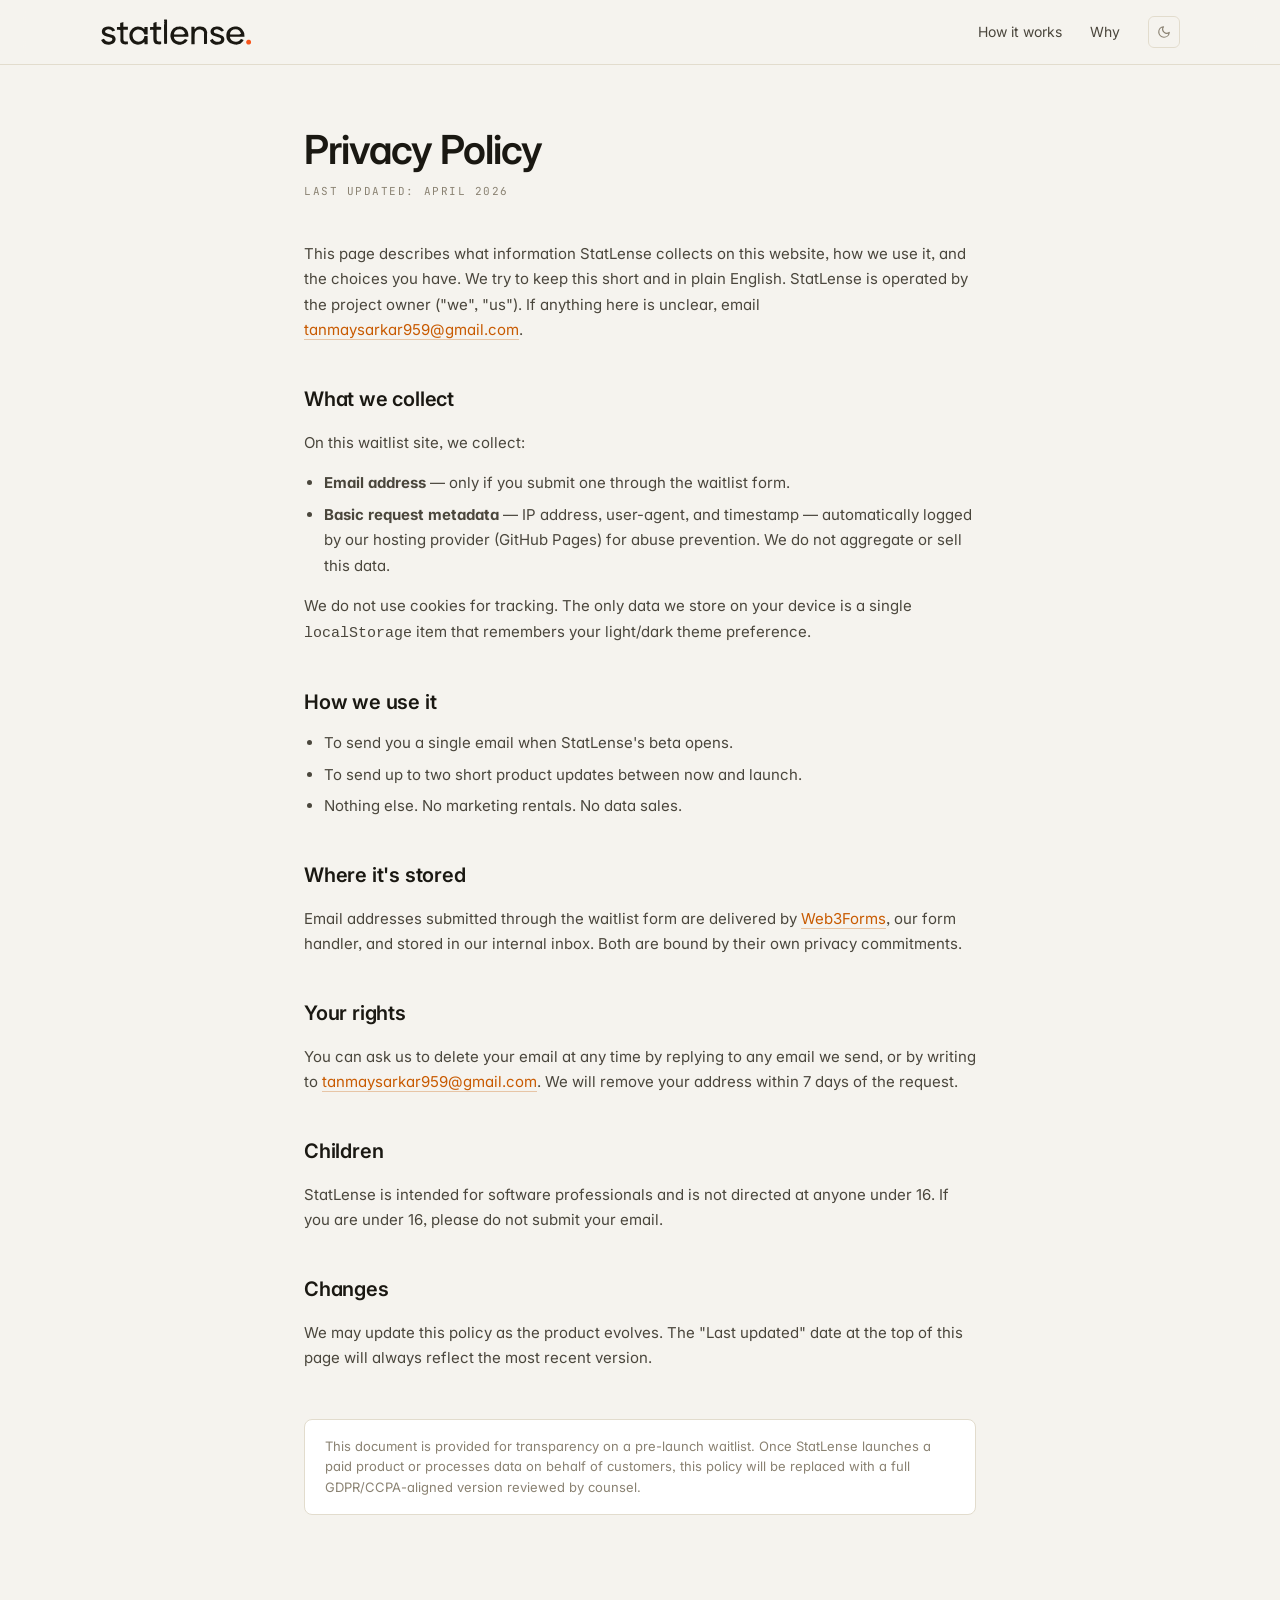
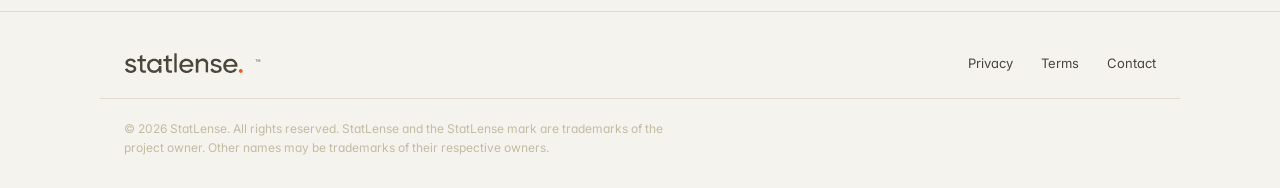
<file: privacy.html>
<!doctype html>
<html lang="en">
<head>
  <meta charset="utf-8" />
  <meta name="viewport" content="width=device-width, initial-scale=1" />
  <title>Privacy — StatLense</title>
  <meta name="description" content="StatLense privacy policy: what we collect on the waitlist, how it's used, your rights." />
  <meta name="theme-color" content="#f5f3ee" />
  <link rel="icon" type="image/svg+xml" href="data:image/svg+xml,%3Csvg xmlns='http://www.w3.org/2000/svg' viewBox='0 0 32 32'%3E%3Crect x='10' y='10' width='12' height='12' rx='3' fill='%23f5a524'/%3E%3C/svg%3E" />
  <link rel="preconnect" href="https://fonts.googleapis.com" />
  <link rel="preconnect" href="https://fonts.gstatic.com" crossorigin />
  <link href="https://fonts.googleapis.com/css2?family=Inter:wght@400;500;600;700&family=JetBrains+Mono:wght@400;500&display=swap" rel="stylesheet" />
  <link rel="stylesheet" href="./styles.css" />
</head>
<body>
  <header class="site-header">
    <div class="container nav">
      <a href="./index.html" class="brand" aria-label="StatLense">
        <svg class="brand-logo" viewBox="113 438 826 152" role="img" aria-label="StatLense"><path fill="currentColor" d="M371.180481,535.203247 C371.735138,549.809204 371.846680,564.437317 371.729736,579.719849 C370.666687,580.552124 369.832123,580.730164 368.997559,580.908203 C366.620087,580.816040 364.242584,580.723877 361.021484,580.629517 C358.453705,580.612732 356.729523,580.598145 355.005371,580.583618 C354.935852,580.385742 354.814331,580.227905 354.526062,579.588196 C354.411316,575.060425 354.411316,571.054626 354.411316,567.899963 C347.671021,572.246155 341.035767,576.524658 334.400482,580.803162 C332.085449,581.227905 329.770416,581.652649 327.119995,582.195923 C298.341675,585.497253 277.635986,566.970276 273.486603,543.590698 C270.144867,524.762024 274.580536,507.936829 289.449432,495.278381 C303.172302,483.595551 319.300629,480.695526 336.171936,487.154541 C342.716858,489.660187 348.278870,494.733215 354.168030,498.558380 C354.168030,495.355591 354.168030,491.137970 354.168030,486.539612 C360.154236,486.539612 365.708405,486.539612 371.618408,486.539612 C371.618408,499.987518 371.618408,513.520752 371.618408,527.310486 C365.890778,527.310486 360.266998,527.310486 354.242279,527.310486 C351.166016,516.940979 346.253174,507.559937 335.396545,502.797821 C327.913605,499.515564 320.231750,499.171967 312.473206,501.451691 C297.369965,505.889557 287.966248,521.523987 290.433563,537.856995 C293.029968,555.044373 305.340820,566.269531 321.720093,566.384338 C339.477264,566.508789 351.146729,555.661987 354.557617,535.225464 C359.850647,535.225464 365.294037,535.225464 371.180481,535.203247 z"/>
    <path fill="currentColor" d="M161.809723,540.992310 C153.614655,538.608826 145.652298,536.742676 138.072708,533.867554 C129.397308,530.576843 123.707520,524.278687 123.062431,514.530823 C122.351250,503.784515 126.295670,494.963440 135.837387,489.837646 C151.484314,481.432129 167.453918,481.655792 182.942535,490.520844 C188.668900,493.798401 192.937241,498.681610 195.165222,505.450073 C190.235168,507.640900 185.443939,509.770020 180.536270,511.950897 C173.851608,500.617523 163.841904,497.649414 151.766022,500.044037 C149.700317,500.453705 147.615051,501.366058 145.834625,502.507568 C138.683655,507.092224 138.729019,516.199036 146.403610,519.696594 C152.682281,522.557922 159.681519,523.813049 166.311096,525.936951 C172.466599,527.908936 178.874054,529.448120 184.611847,532.301453 C199.409470,539.660278 202.388336,559.675903 190.888153,571.650024 C182.779999,580.092285 172.313736,582.477112 161.271957,582.552063 C144.796127,582.663818 130.245773,578.364014 121.580551,562.655640 C120.800896,561.242310 120.246925,559.704590 119.372284,557.739685 C124.648689,555.374512 129.561020,553.172546 134.438263,550.986328 C143.141754,565.105042 154.260162,569.933716 169.005356,565.903076 C171.650208,565.180054 174.362152,563.842651 176.442123,562.079834 C181.921066,557.436340 181.141510,549.235962 174.750229,545.775208 C170.860718,543.669128 166.410110,542.599243 161.809723,540.992310 z"/>
    <path fill="currentColor" d="M437.002563,581.185303 C430.273895,580.487793 423.526398,579.927246 416.828400,579.006653 C414.897949,578.741394 413.109985,577.439453 411.037201,576.000305 C409.924438,574.572754 409.031158,573.757690 408.137878,572.942688 C404.181671,566.925354 402.787445,560.239197 402.790649,553.131531 C402.797668,537.549011 402.666962,521.966309 402.724640,506.384186 C402.734985,503.596985 402.315491,501.775482 398.503693,502.406586 C393.720703,502.500610 389.427673,502.500610 384.854126,502.500610 C384.854126,496.897491 384.854126,491.845490 384.854126,486.320496 C390.669342,486.320496 396.411041,486.320496 402.788483,486.320496 C402.788483,479.955597 402.955139,474.040131 402.716797,468.141052 C402.601074,465.277008 403.535950,463.979279 406.299957,463.349335 C410.781433,462.327972 415.186615,460.972168 420.164307,459.609680 C420.164307,468.619263 420.164307,477.165283 420.164307,486.170197 C427.233856,486.170197 433.858093,486.109711 440.479675,486.216217 C441.982483,486.240387 443.476013,486.843750 445.100189,487.588776 C445.157806,491.712677 445.255310,495.443512 444.918884,499.134735 C444.817993,500.241333 443.506409,501.237579 441.905945,502.288452 C434.255280,502.292572 427.448181,502.292572 420.429749,502.292572 C420.429749,513.719727 420.429749,524.832520 420.429749,535.945312 C420.368622,538.678894 420.307495,541.412537 420.251160,545.028076 C420.356720,548.271606 420.457520,550.633301 420.558289,552.994934 C420.908295,555.126709 421.258270,557.258423 421.929016,560.041016 C426.677979,566.414001 432.776093,566.105347 439.003235,565.330688 C440.754333,565.330688 442.505432,565.330688 445.008331,565.330688 C445.008331,567.127319 445.008331,569.125244 445.011658,571.986328 C445.065826,574.565674 445.116669,576.281738 445.167511,577.997864 C445.314758,581.337280 442.854919,580.887878 440.021484,581.026855 C438.503571,581.090393 437.753082,581.137817 437.002563,581.185303 z"/>
    <path fill="currentColor" d="M222.516418,502.906006 C216.761810,502.606445 211.007217,502.306885 204.989517,501.993622 C204.989517,496.939392 204.989517,491.848053 204.989517,486.208313 C210.728363,486.208313 216.447418,486.208313 222.393906,486.208313 C222.393906,479.878693 222.515106,474.085358 222.340439,468.300995 C222.258698,465.594177 222.833328,464.090668 225.811752,463.459045 C230.335846,462.499603 234.743698,460.992035 239.819092,459.540466 C239.819092,468.510193 239.819092,477.037537 239.819092,486.050171 C248.241943,486.050171 256.140594,486.050171 264.364594,486.050171 C264.364594,491.622375 264.364594,496.705841 264.364594,502.175415 C256.398376,502.175415 248.449554,502.175415 240.032135,502.175415 C240.032135,510.832001 240.025818,519.119202 240.033951,527.406433 C240.041809,535.403381 240.011429,543.400818 240.093918,551.397095 C240.202225,561.895386 244.182373,565.770508 254.806259,565.680664 C257.923157,565.654297 261.037109,565.279541 264.470032,565.042542 C264.470032,570.264587 264.470032,575.179382 264.470032,580.606506 C255.293259,581.558167 246.178375,582.450989 237.375565,579.212708 C227.159058,575.454285 223.405243,567.099548 223.107758,556.197388 C223.665405,554.860474 223.970200,554.227905 223.971436,553.594727 C224.002060,537.807373 224.030624,522.019714 223.940811,506.232849 C223.934494,505.121246 223.012589,504.014801 222.516418,502.906006 z"/>
    <path fill="currentColor" d="M460.929108,578.001587 C460.838745,555.973206 460.748413,533.944763 460.654877,511.006439 C460.571198,504.061737 460.490692,498.026917 460.410187,491.992126 C460.488098,490.599823 460.566010,489.207489 460.639557,487.005676 C460.553131,484.794556 460.471100,483.392975 460.389099,481.991364 C460.497284,478.627960 460.605499,475.264557 461.164734,471.391907 C463.759033,469.155701 463.765442,467.817993 460.908875,467.001709 C460.848267,464.625122 460.787659,462.248535 461.175964,459.376709 C463.751801,457.154419 463.763092,455.815491 460.913086,455.001495 C460.842896,452.295410 460.772705,449.589355 461.266846,446.437958 C465.156036,445.994232 468.505798,446.252472 471.799530,445.933075 C476.003204,445.525513 477.117737,447.131592 477.090942,451.245514 C476.919647,477.510834 477.003662,503.777802 477.003632,530.044250 C477.003632,544.341187 476.818665,558.641785 477.105072,572.932983 C477.203857,577.860657 475.474396,579.625977 470.766571,579.021240 C467.497711,578.601196 464.208984,578.335938 460.929108,578.001587 z"/>
    <path fill="currentColor" d="M876.366821,553.099304 C877.447754,552.708557 878.768494,551.710999 879.569824,552.027710 C884.011230,553.783203 888.326233,555.858337 892.918396,557.929504 C888.938293,566.478699 882.571045,572.270935 874.896179,577.271729 C874.842346,577.655029 874.748108,577.631226 874.748108,577.631226 C867.775269,579.268188 860.802368,580.905212 853.152893,582.658081 C849.671692,582.684753 846.867188,582.595642 844.062622,582.506592 C837.089355,580.322449 830.116089,578.138367 822.681641,575.647827 C821.743591,575.116638 821.266785,574.891968 820.789917,574.667358 C808.070007,566.889771 800.840759,554.951355 799.309143,540.768311 C797.443054,523.487427 801.428284,507.194824 815.955200,495.598206 C820.356628,492.084595 825.725281,489.782806 830.890381,486.659180 C835.483887,485.643036 839.838013,484.893646 844.595642,484.029633 C857.847229,483.208557 869.981567,486.271515 879.738464,494.363831 C885.326172,498.998230 888.760315,506.303772 892.875244,512.595581 C894.171509,514.577637 894.530212,517.172668 895.531494,520.024902 C895.838867,520.708557 895.932739,520.854431 896.026611,521.000366 C896.446411,527.055176 896.866150,533.109924 897.326843,539.754822 C870.949951,539.754822 845.433777,539.754822 819.146484,539.835327 C818.273621,540.274414 818.171814,540.632996 818.070068,540.991638 C819.728516,555.523560 831.530396,565.958374 847.376770,566.843994 C849.355469,566.954590 851.348816,566.803955 854.116211,566.688232 C864.006592,565.206421 871.745789,561.631836 876.366821,553.099304 M873.900818,525.394165 C875.447449,525.307617 876.994080,525.221069 878.607971,525.130737 C875.523438,508.679657 864.401978,499.416565 848.624084,499.653381 C832.087463,499.901611 820.435120,509.586212 818.198364,525.904724 C819.219421,526.271057 820.239136,526.952332 821.261719,526.956604 C837.378723,527.024048 853.496094,527.031555 869.612915,526.946716 C870.743530,526.940735 871.869751,526.103394 873.900818,525.394165 z"/>
    <path fill="currentColor" d="M542.997437,483.873413 C545.043030,483.946442 547.088623,484.019501 549.953125,484.151245 C554.182129,484.863678 557.592346,485.517365 561.002502,486.171051 C583.440308,495.120087 593.102234,512.307800 592.989990,535.791260 C592.986023,536.621155 592.911621,537.453857 592.812256,538.278259 C592.775085,538.586487 592.572449,538.874695 592.240112,539.651489 C566.369080,539.651489 540.294434,539.651489 514.232605,539.651489 C514.056396,550.392700 521.769714,560.592041 532.832581,564.739868 C548.036926,570.440369 561.772583,566.050842 574.167969,551.360596 C578.888245,553.482971 583.684143,555.639343 588.465698,557.789307 C582.062561,574.051086 558.920227,585.897583 538.818237,582.970154 C515.736572,579.608643 498.955383,564.278687 495.738220,539.963867 C495.507233,538.844482 495.359283,538.419250 495.211334,537.994019 C495.022034,524.825439 497.380920,512.406616 506.258179,501.318420 C508.240601,499.102386 509.828674,497.357574 511.416748,495.612762 C511.416748,495.612762 511.490692,495.517029 511.823975,495.332153 C517.771057,492.080566 523.384827,489.013855 528.998535,485.947113 C529.839294,485.836395 530.680115,485.725677 532.178345,485.403564 C536.223022,484.752533 539.610229,484.312988 542.997437,483.873413 M514.199158,525.913208 C515.221741,526.277039 516.243042,526.953613 517.267151,526.957947 C533.049011,527.025085 548.831360,527.032593 564.613037,526.946838 C565.743713,526.940735 566.869873,526.104431 568.886047,525.394714 C570.670166,525.394714 572.454224,525.394714 574.294373,525.394714 C572.679565,510.164612 561.096863,499.940430 545.702881,499.634216 C528.809204,499.298126 516.389587,509.280304 514.199158,525.913208 z"/>
    <path fill="currentColor" d="M773.525513,490.265564 C777.568420,494.678314 781.375488,498.877136 784.929565,503.280243 C786.267517,504.937805 786.360352,506.648132 783.329346,506.839417 C782.103271,506.916809 780.610840,507.300262 779.761047,508.099121 C772.821106,514.623230 768.541870,508.687622 763.416626,505.081360 C760.092529,502.742371 756.200562,500.593903 752.286682,499.884399 C748.450928,499.189056 744.224548,500.187073 740.243286,500.870880 C735.175232,501.741394 731.933777,505.058502 731.118530,510.040894 C730.284119,515.140259 733.080139,518.849060 737.692688,520.393066 C745.290649,522.936462 753.206116,524.537476 760.786255,527.125977 C767.114197,529.286865 773.782471,531.381470 779.191101,535.112915 C790.913879,543.200439 791.179932,563.060059 780.408752,572.619751 C774.235107,578.099060 767.172058,581.515869 758.415771,582.094421 C755.594482,582.353577 753.190247,582.527832 750.072266,582.701172 C748.068848,582.861206 746.779236,583.022095 745.489563,583.182983 C744.556641,583.131714 743.623718,583.080383 741.988220,582.894531 C739.490601,582.309937 737.697083,581.853760 735.900269,581.410889 C725.502258,578.848145 717.694824,572.798279 712.113647,563.749207 C711.456421,562.057922 710.799133,560.366638 710.353271,558.132507 C715.344543,555.388367 720.124390,553.187073 725.036987,550.924622 C725.760864,552.250366 726.302551,553.251343 726.852478,554.247864 C733.508484,566.310303 753.295593,571.246399 764.945984,563.751587 C772.563538,558.851135 772.415771,549.643494 764.458191,545.322266 C761.584351,543.761658 758.317688,542.848938 755.147644,541.924133 C747.032959,539.556763 738.756165,537.690552 730.760803,534.984009 C722.179443,532.078979 715.707397,526.634949 713.460083,517.300476 C712.125854,507.236847 714.582947,498.720184 722.713074,491.941986 C729.259827,486.483887 737.036072,485.059143 744.949097,484.266296 C754.870850,483.272156 764.421631,485.070221 773.525513,490.265564 z"/>
    <path fill="currentColor" d="M693.854492,511.001099 C693.980835,511.422607 694.107239,511.844147 693.930115,512.775879 C694.033875,514.191101 694.441223,515.096069 694.848511,516.001099 C694.972534,516.740051 695.096558,517.479065 694.845581,518.874939 C694.314453,521.328125 694.026794,523.124146 694.022949,524.920776 C693.987915,541.340576 693.911255,557.761414 694.073425,574.179688 C694.108765,577.759705 693.268250,579.378784 689.389404,579.067810 C685.599060,578.763855 681.765259,579.000916 677.866211,578.604187 C677.704346,577.135254 677.626709,576.062561 677.549194,574.989868 C677.608032,574.241333 677.666870,573.492859 677.725952,571.917847 C677.649109,560.077393 677.571960,549.063416 677.494751,538.049438 C677.524536,532.708679 677.554321,527.367920 677.951782,521.373169 C678.103333,515.290283 677.326233,510.116547 671.834595,506.867737 C671.409851,506.470886 671.219788,506.187195 670.987427,505.618225 C670.297058,505.221130 669.648926,505.109375 668.671875,504.923187 C667.237793,504.207458 666.132507,503.566132 665.027222,502.924805 C646.576416,496.638428 628.645630,503.919250 627.216125,525.389160 C626.100464,542.143738 626.766479,559.024841 626.889038,575.847839 C626.915771,579.512207 626.038269,580.949768 622.186340,580.637390 C618.056519,580.302490 613.878601,580.561768 609.006470,580.561768 C609.006470,564.709717 609.006470,549.140137 609.006470,533.570557 C609.006470,518.080688 609.006470,502.590759 609.006470,485.629456 C614.018005,485.629456 618.988281,485.137695 623.809937,485.773254 C628.274414,486.361786 625.798340,490.553558 626.470093,493.882355 C626.462158,495.885681 626.462158,497.130096 626.462158,499.376740 C627.793274,497.665894 628.547668,496.696320 629.302124,495.726746 C634.099548,492.249512 638.449219,487.062103 643.790894,485.663483 C653.821289,483.037323 664.401978,482.690063 674.422668,487.206543 C683.798767,491.432556 690.178711,498.247711 692.805664,508.759735 C693.007385,509.865906 693.430908,510.433502 693.854492,511.001099 z"/>
    <path fill="#F8551B" d="M924.994751,556.234802 C924.994751,556.234802 925.078369,556.383423 925.159302,556.407349 C929.660583,558.957031 932.690857,562.449829 933.076294,567.760620 C933.582703,574.737976 929.566345,580.362732 923.070740,581.796875 C916.355713,583.279541 909.600159,579.718689 907.354370,573.512939 C905.049500,567.143982 907.761658,560.129944 913.796631,556.954346 C914.669434,556.495056 915.639648,556.221008 916.850464,555.691284 C918.755798,555.538147 920.375427,555.554993 922.641357,555.734741 C923.856689,556.010132 924.425720,556.122437 924.994751,556.234802 z"/></svg>
      </a>
      <nav class="nav-links">
        <a href="./index.html#how">How it works</a>
        <a href="./index.html#why">Why</a>
        <button class="theme-btn" id="themeBtn" aria-label="Toggle theme" type="button">
          <svg width="14" height="14" viewBox="0 0 24 24" fill="none" stroke="currentColor" stroke-width="2" stroke-linecap="round" stroke-linejoin="round">
            <path d="M21 12.79A9 9 0 1 1 11.21 3 7 7 0 0 0 21 12.79z" />
          </svg>
        </button>
      </nav>
    </div>
  </header>

  <main>
    <article class="container legal">
      <h1>Privacy Policy</h1>
      <p class="updated">Last updated: April 2026</p>

      <p>
        This page describes what information StatLense collects on this website,
        how we use it, and the choices you have. We try to keep this short and
        in plain English. StatLense is operated by the project owner ("we",
        "us"). If anything here is unclear, email
        <a href="mailto:tanmaysarkar959@gmail.com">tanmaysarkar959@gmail.com</a>.
      </p>

      <h2>What we collect</h2>
      <p>On this waitlist site, we collect:</p>
      <ul>
        <li><strong>Email address</strong> — only if you submit one through the waitlist form.</li>
        <li>
          <strong>Basic request metadata</strong> — IP address, user-agent, and
          timestamp — automatically logged by our hosting provider (GitHub
          Pages) for abuse prevention. We do not aggregate or sell this data.
        </li>
      </ul>
      <p>
        We do not use cookies for tracking. The only data we store on your
        device is a single <code>localStorage</code> item that remembers your
        light/dark theme preference.
      </p>

      <h2>How we use it</h2>
      <ul>
        <li>To send you a single email when StatLense's beta opens.</li>
        <li>To send up to two short product updates between now and launch.</li>
        <li>Nothing else. No marketing rentals. No data sales.</li>
      </ul>

      <h2>Where it's stored</h2>
      <p>
        Email addresses submitted through the waitlist form are delivered by
        <a href="https://web3forms.com/privacy-policy" target="_blank" rel="noopener">Web3Forms</a>,
        our form handler, and stored in our internal inbox. Both are bound by
        their own privacy commitments.
      </p>

      <h2>Your rights</h2>
      <p>
        You can ask us to delete your email at any time by replying to any
        email we send, or by writing to
        <a href="mailto:tanmaysarkar959@gmail.com">tanmaysarkar959@gmail.com</a>.
        We will remove your address within 7 days of the request.
      </p>

      <h2>Children</h2>
      <p>
        StatLense is intended for software professionals and is not directed at
        anyone under 16. If you are under 16, please do not submit your email.
      </p>

      <h2>Changes</h2>
      <p>
        We may update this policy as the product evolves. The "Last updated"
        date at the top of this page will always reflect the most recent
        version.
      </p>

      <div class="legal-note">
        This document is provided for transparency on a pre-launch waitlist.
        Once StatLense launches a paid product or processes data on behalf of
        customers, this policy will be replaced with a full GDPR/CCPA-aligned
        version reviewed by counsel.
      </div>
    </article>
  </main>

  <footer class="site-footer">
    <div class="container foot">
      <div class="foot-brand">
        <svg class="brand-logo" viewBox="113 438 826 152" role="img" aria-label="StatLense"><path fill="currentColor" d="M371.180481,535.203247 C371.735138,549.809204 371.846680,564.437317 371.729736,579.719849 C370.666687,580.552124 369.832123,580.730164 368.997559,580.908203 C366.620087,580.816040 364.242584,580.723877 361.021484,580.629517 C358.453705,580.612732 356.729523,580.598145 355.005371,580.583618 C354.935852,580.385742 354.814331,580.227905 354.526062,579.588196 C354.411316,575.060425 354.411316,571.054626 354.411316,567.899963 C347.671021,572.246155 341.035767,576.524658 334.400482,580.803162 C332.085449,581.227905 329.770416,581.652649 327.119995,582.195923 C298.341675,585.497253 277.635986,566.970276 273.486603,543.590698 C270.144867,524.762024 274.580536,507.936829 289.449432,495.278381 C303.172302,483.595551 319.300629,480.695526 336.171936,487.154541 C342.716858,489.660187 348.278870,494.733215 354.168030,498.558380 C354.168030,495.355591 354.168030,491.137970 354.168030,486.539612 C360.154236,486.539612 365.708405,486.539612 371.618408,486.539612 C371.618408,499.987518 371.618408,513.520752 371.618408,527.310486 C365.890778,527.310486 360.266998,527.310486 354.242279,527.310486 C351.166016,516.940979 346.253174,507.559937 335.396545,502.797821 C327.913605,499.515564 320.231750,499.171967 312.473206,501.451691 C297.369965,505.889557 287.966248,521.523987 290.433563,537.856995 C293.029968,555.044373 305.340820,566.269531 321.720093,566.384338 C339.477264,566.508789 351.146729,555.661987 354.557617,535.225464 C359.850647,535.225464 365.294037,535.225464 371.180481,535.203247 z"/>
    <path fill="currentColor" d="M161.809723,540.992310 C153.614655,538.608826 145.652298,536.742676 138.072708,533.867554 C129.397308,530.576843 123.707520,524.278687 123.062431,514.530823 C122.351250,503.784515 126.295670,494.963440 135.837387,489.837646 C151.484314,481.432129 167.453918,481.655792 182.942535,490.520844 C188.668900,493.798401 192.937241,498.681610 195.165222,505.450073 C190.235168,507.640900 185.443939,509.770020 180.536270,511.950897 C173.851608,500.617523 163.841904,497.649414 151.766022,500.044037 C149.700317,500.453705 147.615051,501.366058 145.834625,502.507568 C138.683655,507.092224 138.729019,516.199036 146.403610,519.696594 C152.682281,522.557922 159.681519,523.813049 166.311096,525.936951 C172.466599,527.908936 178.874054,529.448120 184.611847,532.301453 C199.409470,539.660278 202.388336,559.675903 190.888153,571.650024 C182.779999,580.092285 172.313736,582.477112 161.271957,582.552063 C144.796127,582.663818 130.245773,578.364014 121.580551,562.655640 C120.800896,561.242310 120.246925,559.704590 119.372284,557.739685 C124.648689,555.374512 129.561020,553.172546 134.438263,550.986328 C143.141754,565.105042 154.260162,569.933716 169.005356,565.903076 C171.650208,565.180054 174.362152,563.842651 176.442123,562.079834 C181.921066,557.436340 181.141510,549.235962 174.750229,545.775208 C170.860718,543.669128 166.410110,542.599243 161.809723,540.992310 z"/>
    <path fill="currentColor" d="M437.002563,581.185303 C430.273895,580.487793 423.526398,579.927246 416.828400,579.006653 C414.897949,578.741394 413.109985,577.439453 411.037201,576.000305 C409.924438,574.572754 409.031158,573.757690 408.137878,572.942688 C404.181671,566.925354 402.787445,560.239197 402.790649,553.131531 C402.797668,537.549011 402.666962,521.966309 402.724640,506.384186 C402.734985,503.596985 402.315491,501.775482 398.503693,502.406586 C393.720703,502.500610 389.427673,502.500610 384.854126,502.500610 C384.854126,496.897491 384.854126,491.845490 384.854126,486.320496 C390.669342,486.320496 396.411041,486.320496 402.788483,486.320496 C402.788483,479.955597 402.955139,474.040131 402.716797,468.141052 C402.601074,465.277008 403.535950,463.979279 406.299957,463.349335 C410.781433,462.327972 415.186615,460.972168 420.164307,459.609680 C420.164307,468.619263 420.164307,477.165283 420.164307,486.170197 C427.233856,486.170197 433.858093,486.109711 440.479675,486.216217 C441.982483,486.240387 443.476013,486.843750 445.100189,487.588776 C445.157806,491.712677 445.255310,495.443512 444.918884,499.134735 C444.817993,500.241333 443.506409,501.237579 441.905945,502.288452 C434.255280,502.292572 427.448181,502.292572 420.429749,502.292572 C420.429749,513.719727 420.429749,524.832520 420.429749,535.945312 C420.368622,538.678894 420.307495,541.412537 420.251160,545.028076 C420.356720,548.271606 420.457520,550.633301 420.558289,552.994934 C420.908295,555.126709 421.258270,557.258423 421.929016,560.041016 C426.677979,566.414001 432.776093,566.105347 439.003235,565.330688 C440.754333,565.330688 442.505432,565.330688 445.008331,565.330688 C445.008331,567.127319 445.008331,569.125244 445.011658,571.986328 C445.065826,574.565674 445.116669,576.281738 445.167511,577.997864 C445.314758,581.337280 442.854919,580.887878 440.021484,581.026855 C438.503571,581.090393 437.753082,581.137817 437.002563,581.185303 z"/>
    <path fill="currentColor" d="M222.516418,502.906006 C216.761810,502.606445 211.007217,502.306885 204.989517,501.993622 C204.989517,496.939392 204.989517,491.848053 204.989517,486.208313 C210.728363,486.208313 216.447418,486.208313 222.393906,486.208313 C222.393906,479.878693 222.515106,474.085358 222.340439,468.300995 C222.258698,465.594177 222.833328,464.090668 225.811752,463.459045 C230.335846,462.499603 234.743698,460.992035 239.819092,459.540466 C239.819092,468.510193 239.819092,477.037537 239.819092,486.050171 C248.241943,486.050171 256.140594,486.050171 264.364594,486.050171 C264.364594,491.622375 264.364594,496.705841 264.364594,502.175415 C256.398376,502.175415 248.449554,502.175415 240.032135,502.175415 C240.032135,510.832001 240.025818,519.119202 240.033951,527.406433 C240.041809,535.403381 240.011429,543.400818 240.093918,551.397095 C240.202225,561.895386 244.182373,565.770508 254.806259,565.680664 C257.923157,565.654297 261.037109,565.279541 264.470032,565.042542 C264.470032,570.264587 264.470032,575.179382 264.470032,580.606506 C255.293259,581.558167 246.178375,582.450989 237.375565,579.212708 C227.159058,575.454285 223.405243,567.099548 223.107758,556.197388 C223.665405,554.860474 223.970200,554.227905 223.971436,553.594727 C224.002060,537.807373 224.030624,522.019714 223.940811,506.232849 C223.934494,505.121246 223.012589,504.014801 222.516418,502.906006 z"/>
    <path fill="currentColor" d="M460.929108,578.001587 C460.838745,555.973206 460.748413,533.944763 460.654877,511.006439 C460.571198,504.061737 460.490692,498.026917 460.410187,491.992126 C460.488098,490.599823 460.566010,489.207489 460.639557,487.005676 C460.553131,484.794556 460.471100,483.392975 460.389099,481.991364 C460.497284,478.627960 460.605499,475.264557 461.164734,471.391907 C463.759033,469.155701 463.765442,467.817993 460.908875,467.001709 C460.848267,464.625122 460.787659,462.248535 461.175964,459.376709 C463.751801,457.154419 463.763092,455.815491 460.913086,455.001495 C460.842896,452.295410 460.772705,449.589355 461.266846,446.437958 C465.156036,445.994232 468.505798,446.252472 471.799530,445.933075 C476.003204,445.525513 477.117737,447.131592 477.090942,451.245514 C476.919647,477.510834 477.003662,503.777802 477.003632,530.044250 C477.003632,544.341187 476.818665,558.641785 477.105072,572.932983 C477.203857,577.860657 475.474396,579.625977 470.766571,579.021240 C467.497711,578.601196 464.208984,578.335938 460.929108,578.001587 z"/>
    <path fill="currentColor" d="M876.366821,553.099304 C877.447754,552.708557 878.768494,551.710999 879.569824,552.027710 C884.011230,553.783203 888.326233,555.858337 892.918396,557.929504 C888.938293,566.478699 882.571045,572.270935 874.896179,577.271729 C874.842346,577.655029 874.748108,577.631226 874.748108,577.631226 C867.775269,579.268188 860.802368,580.905212 853.152893,582.658081 C849.671692,582.684753 846.867188,582.595642 844.062622,582.506592 C837.089355,580.322449 830.116089,578.138367 822.681641,575.647827 C821.743591,575.116638 821.266785,574.891968 820.789917,574.667358 C808.070007,566.889771 800.840759,554.951355 799.309143,540.768311 C797.443054,523.487427 801.428284,507.194824 815.955200,495.598206 C820.356628,492.084595 825.725281,489.782806 830.890381,486.659180 C835.483887,485.643036 839.838013,484.893646 844.595642,484.029633 C857.847229,483.208557 869.981567,486.271515 879.738464,494.363831 C885.326172,498.998230 888.760315,506.303772 892.875244,512.595581 C894.171509,514.577637 894.530212,517.172668 895.531494,520.024902 C895.838867,520.708557 895.932739,520.854431 896.026611,521.000366 C896.446411,527.055176 896.866150,533.109924 897.326843,539.754822 C870.949951,539.754822 845.433777,539.754822 819.146484,539.835327 C818.273621,540.274414 818.171814,540.632996 818.070068,540.991638 C819.728516,555.523560 831.530396,565.958374 847.376770,566.843994 C849.355469,566.954590 851.348816,566.803955 854.116211,566.688232 C864.006592,565.206421 871.745789,561.631836 876.366821,553.099304 M873.900818,525.394165 C875.447449,525.307617 876.994080,525.221069 878.607971,525.130737 C875.523438,508.679657 864.401978,499.416565 848.624084,499.653381 C832.087463,499.901611 820.435120,509.586212 818.198364,525.904724 C819.219421,526.271057 820.239136,526.952332 821.261719,526.956604 C837.378723,527.024048 853.496094,527.031555 869.612915,526.946716 C870.743530,526.940735 871.869751,526.103394 873.900818,525.394165 z"/>
    <path fill="currentColor" d="M542.997437,483.873413 C545.043030,483.946442 547.088623,484.019501 549.953125,484.151245 C554.182129,484.863678 557.592346,485.517365 561.002502,486.171051 C583.440308,495.120087 593.102234,512.307800 592.989990,535.791260 C592.986023,536.621155 592.911621,537.453857 592.812256,538.278259 C592.775085,538.586487 592.572449,538.874695 592.240112,539.651489 C566.369080,539.651489 540.294434,539.651489 514.232605,539.651489 C514.056396,550.392700 521.769714,560.592041 532.832581,564.739868 C548.036926,570.440369 561.772583,566.050842 574.167969,551.360596 C578.888245,553.482971 583.684143,555.639343 588.465698,557.789307 C582.062561,574.051086 558.920227,585.897583 538.818237,582.970154 C515.736572,579.608643 498.955383,564.278687 495.738220,539.963867 C495.507233,538.844482 495.359283,538.419250 495.211334,537.994019 C495.022034,524.825439 497.380920,512.406616 506.258179,501.318420 C508.240601,499.102386 509.828674,497.357574 511.416748,495.612762 C511.416748,495.612762 511.490692,495.517029 511.823975,495.332153 C517.771057,492.080566 523.384827,489.013855 528.998535,485.947113 C529.839294,485.836395 530.680115,485.725677 532.178345,485.403564 C536.223022,484.752533 539.610229,484.312988 542.997437,483.873413 M514.199158,525.913208 C515.221741,526.277039 516.243042,526.953613 517.267151,526.957947 C533.049011,527.025085 548.831360,527.032593 564.613037,526.946838 C565.743713,526.940735 566.869873,526.104431 568.886047,525.394714 C570.670166,525.394714 572.454224,525.394714 574.294373,525.394714 C572.679565,510.164612 561.096863,499.940430 545.702881,499.634216 C528.809204,499.298126 516.389587,509.280304 514.199158,525.913208 z"/>
    <path fill="currentColor" d="M773.525513,490.265564 C777.568420,494.678314 781.375488,498.877136 784.929565,503.280243 C786.267517,504.937805 786.360352,506.648132 783.329346,506.839417 C782.103271,506.916809 780.610840,507.300262 779.761047,508.099121 C772.821106,514.623230 768.541870,508.687622 763.416626,505.081360 C760.092529,502.742371 756.200562,500.593903 752.286682,499.884399 C748.450928,499.189056 744.224548,500.187073 740.243286,500.870880 C735.175232,501.741394 731.933777,505.058502 731.118530,510.040894 C730.284119,515.140259 733.080139,518.849060 737.692688,520.393066 C745.290649,522.936462 753.206116,524.537476 760.786255,527.125977 C767.114197,529.286865 773.782471,531.381470 779.191101,535.112915 C790.913879,543.200439 791.179932,563.060059 780.408752,572.619751 C774.235107,578.099060 767.172058,581.515869 758.415771,582.094421 C755.594482,582.353577 753.190247,582.527832 750.072266,582.701172 C748.068848,582.861206 746.779236,583.022095 745.489563,583.182983 C744.556641,583.131714 743.623718,583.080383 741.988220,582.894531 C739.490601,582.309937 737.697083,581.853760 735.900269,581.410889 C725.502258,578.848145 717.694824,572.798279 712.113647,563.749207 C711.456421,562.057922 710.799133,560.366638 710.353271,558.132507 C715.344543,555.388367 720.124390,553.187073 725.036987,550.924622 C725.760864,552.250366 726.302551,553.251343 726.852478,554.247864 C733.508484,566.310303 753.295593,571.246399 764.945984,563.751587 C772.563538,558.851135 772.415771,549.643494 764.458191,545.322266 C761.584351,543.761658 758.317688,542.848938 755.147644,541.924133 C747.032959,539.556763 738.756165,537.690552 730.760803,534.984009 C722.179443,532.078979 715.707397,526.634949 713.460083,517.300476 C712.125854,507.236847 714.582947,498.720184 722.713074,491.941986 C729.259827,486.483887 737.036072,485.059143 744.949097,484.266296 C754.870850,483.272156 764.421631,485.070221 773.525513,490.265564 z"/>
    <path fill="currentColor" d="M693.854492,511.001099 C693.980835,511.422607 694.107239,511.844147 693.930115,512.775879 C694.033875,514.191101 694.441223,515.096069 694.848511,516.001099 C694.972534,516.740051 695.096558,517.479065 694.845581,518.874939 C694.314453,521.328125 694.026794,523.124146 694.022949,524.920776 C693.987915,541.340576 693.911255,557.761414 694.073425,574.179688 C694.108765,577.759705 693.268250,579.378784 689.389404,579.067810 C685.599060,578.763855 681.765259,579.000916 677.866211,578.604187 C677.704346,577.135254 677.626709,576.062561 677.549194,574.989868 C677.608032,574.241333 677.666870,573.492859 677.725952,571.917847 C677.649109,560.077393 677.571960,549.063416 677.494751,538.049438 C677.524536,532.708679 677.554321,527.367920 677.951782,521.373169 C678.103333,515.290283 677.326233,510.116547 671.834595,506.867737 C671.409851,506.470886 671.219788,506.187195 670.987427,505.618225 C670.297058,505.221130 669.648926,505.109375 668.671875,504.923187 C667.237793,504.207458 666.132507,503.566132 665.027222,502.924805 C646.576416,496.638428 628.645630,503.919250 627.216125,525.389160 C626.100464,542.143738 626.766479,559.024841 626.889038,575.847839 C626.915771,579.512207 626.038269,580.949768 622.186340,580.637390 C618.056519,580.302490 613.878601,580.561768 609.006470,580.561768 C609.006470,564.709717 609.006470,549.140137 609.006470,533.570557 C609.006470,518.080688 609.006470,502.590759 609.006470,485.629456 C614.018005,485.629456 618.988281,485.137695 623.809937,485.773254 C628.274414,486.361786 625.798340,490.553558 626.470093,493.882355 C626.462158,495.885681 626.462158,497.130096 626.462158,499.376740 C627.793274,497.665894 628.547668,496.696320 629.302124,495.726746 C634.099548,492.249512 638.449219,487.062103 643.790894,485.663483 C653.821289,483.037323 664.401978,482.690063 674.422668,487.206543 C683.798767,491.432556 690.178711,498.247711 692.805664,508.759735 C693.007385,509.865906 693.430908,510.433502 693.854492,511.001099 z"/>
    <path fill="#F8551B" d="M924.994751,556.234802 C924.994751,556.234802 925.078369,556.383423 925.159302,556.407349 C929.660583,558.957031 932.690857,562.449829 933.076294,567.760620 C933.582703,574.737976 929.566345,580.362732 923.070740,581.796875 C916.355713,583.279541 909.600159,579.718689 907.354370,573.512939 C905.049500,567.143982 907.761658,560.129944 913.796631,556.954346 C914.669434,556.495056 915.639648,556.221008 916.850464,555.691284 C918.755798,555.538147 920.375427,555.554993 922.641357,555.734741 C923.856689,556.010132 924.425720,556.122437 924.994751,556.234802 z"/></svg>
        <sup>™</sup>
      </div>
      <nav class="foot-links">
        <a href="./privacy.html">Privacy</a>
        <a href="./terms.html">Terms</a>
        <a href="mailto:tanmaysarkar959@gmail.com">Contact</a>
      </nav>
    </div>
    <div class="container foot-legal">
      <p>
        © <span id="footYear">2026</span> StatLense. All rights reserved.
        StatLense and the StatLense mark are trademarks of the project owner.
        Other names may be trademarks of their respective owners.
      </p>
    </div>
  </footer>

  <script src="./app.js" defer></script>
</body>
</html>
</file>
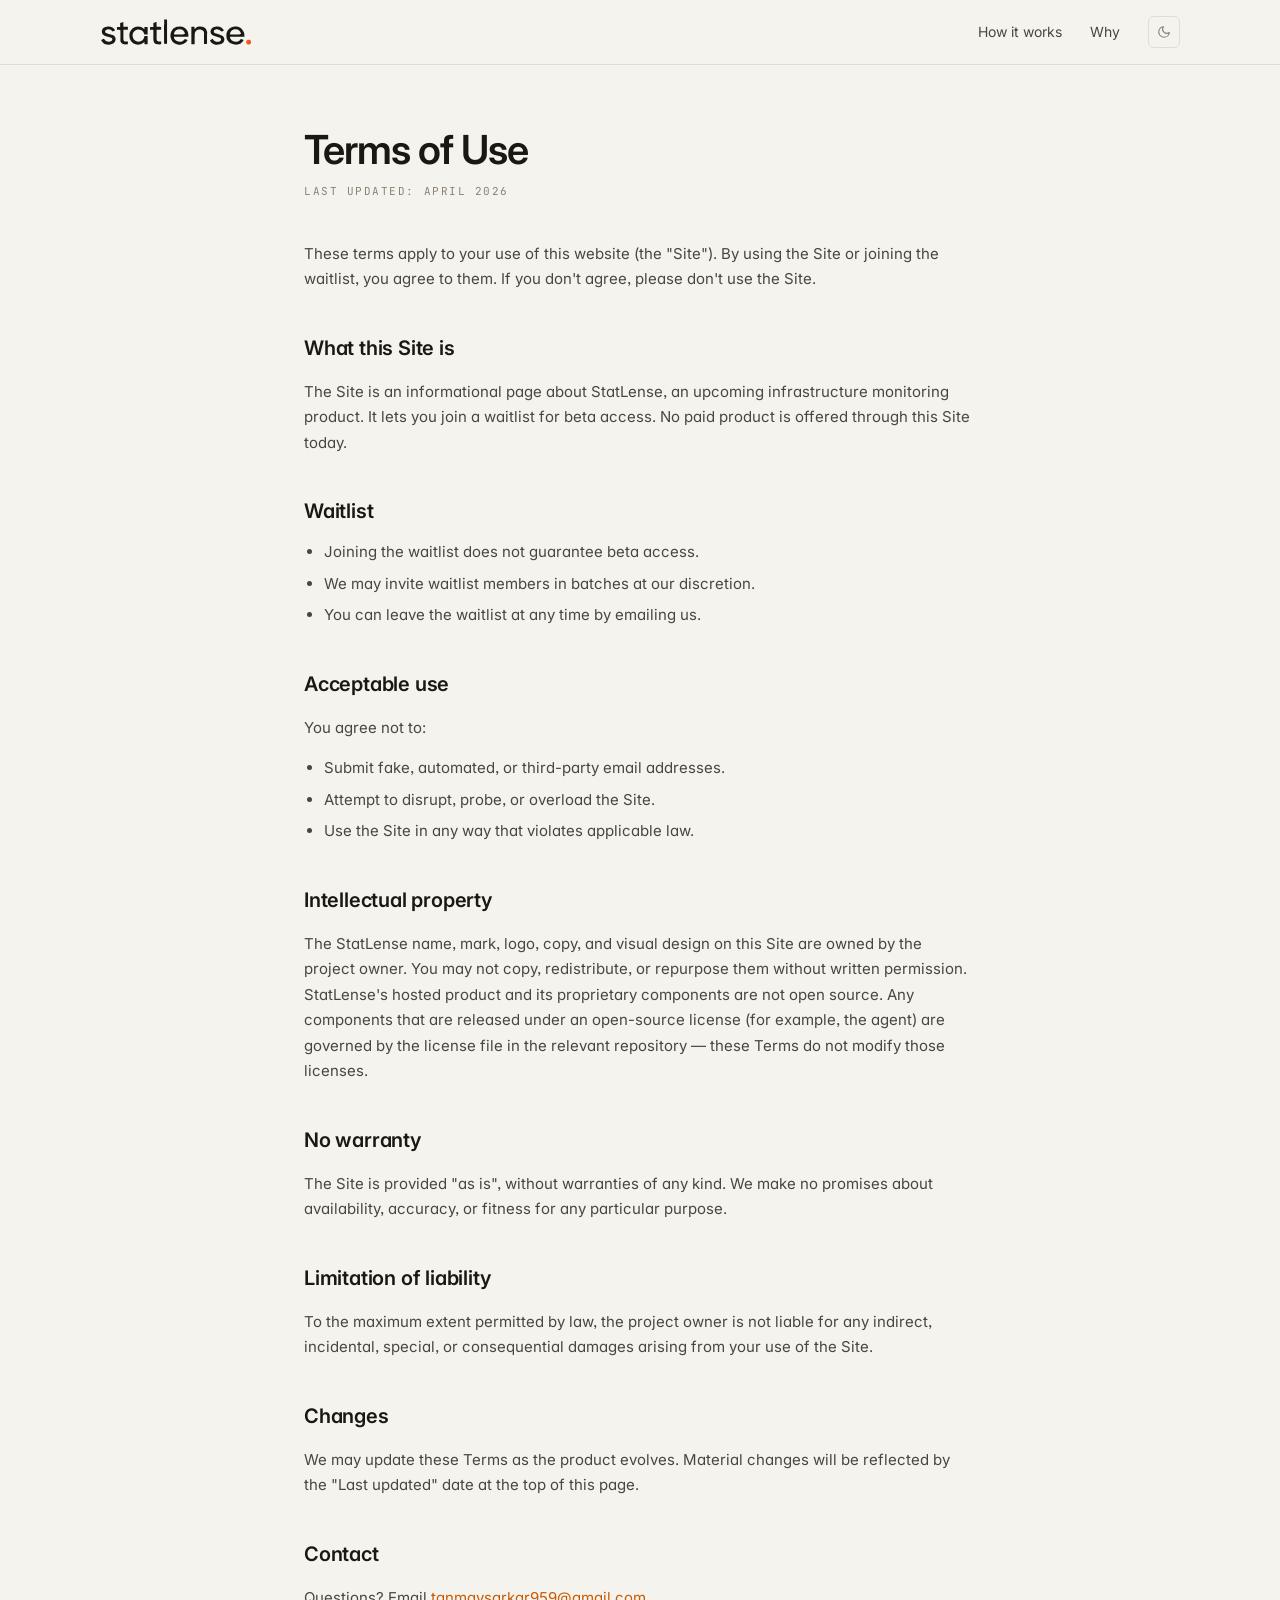
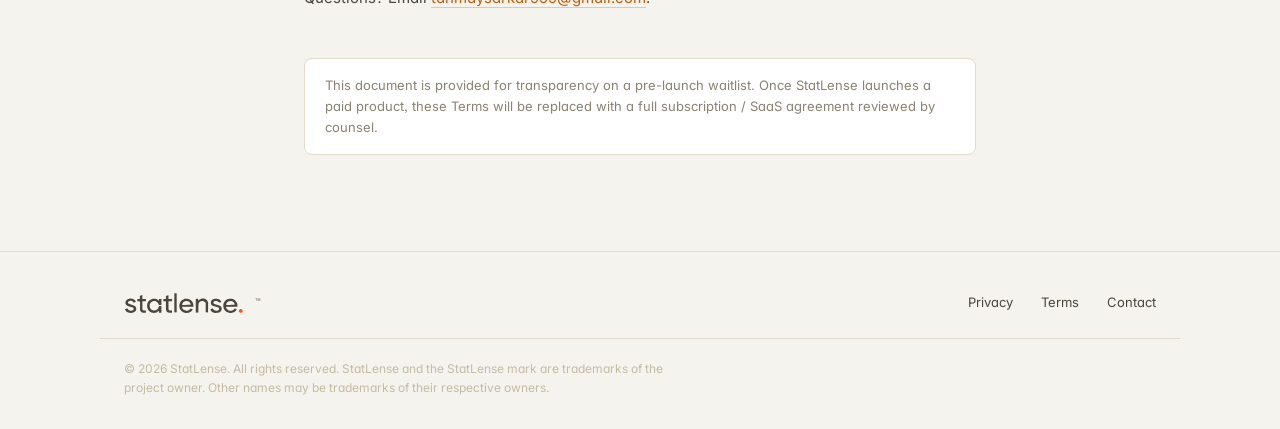
<file: terms.html>
<!doctype html>
<html lang="en">
<head>
  <meta charset="utf-8" />
  <meta name="viewport" content="width=device-width, initial-scale=1" />
  <title>Terms — StatLense</title>
  <meta name="description" content="StatLense terms of use for this pre-launch waitlist site." />
  <meta name="theme-color" content="#f5f3ee" />
  <link rel="icon" type="image/svg+xml" href="data:image/svg+xml,%3Csvg xmlns='http://www.w3.org/2000/svg' viewBox='0 0 32 32'%3E%3Crect x='10' y='10' width='12' height='12' rx='3' fill='%23f5a524'/%3E%3C/svg%3E" />
  <link rel="preconnect" href="https://fonts.googleapis.com" />
  <link rel="preconnect" href="https://fonts.gstatic.com" crossorigin />
  <link href="https://fonts.googleapis.com/css2?family=Inter:wght@400;500;600;700&family=JetBrains+Mono:wght@400;500&display=swap" rel="stylesheet" />
  <link rel="stylesheet" href="./styles.css" />
</head>
<body>
  <header class="site-header">
    <div class="container nav">
      <a href="./index.html" class="brand" aria-label="StatLense">
        <svg class="brand-logo" viewBox="113 438 826 152" role="img" aria-label="StatLense"><path fill="currentColor" d="M371.180481,535.203247 C371.735138,549.809204 371.846680,564.437317 371.729736,579.719849 C370.666687,580.552124 369.832123,580.730164 368.997559,580.908203 C366.620087,580.816040 364.242584,580.723877 361.021484,580.629517 C358.453705,580.612732 356.729523,580.598145 355.005371,580.583618 C354.935852,580.385742 354.814331,580.227905 354.526062,579.588196 C354.411316,575.060425 354.411316,571.054626 354.411316,567.899963 C347.671021,572.246155 341.035767,576.524658 334.400482,580.803162 C332.085449,581.227905 329.770416,581.652649 327.119995,582.195923 C298.341675,585.497253 277.635986,566.970276 273.486603,543.590698 C270.144867,524.762024 274.580536,507.936829 289.449432,495.278381 C303.172302,483.595551 319.300629,480.695526 336.171936,487.154541 C342.716858,489.660187 348.278870,494.733215 354.168030,498.558380 C354.168030,495.355591 354.168030,491.137970 354.168030,486.539612 C360.154236,486.539612 365.708405,486.539612 371.618408,486.539612 C371.618408,499.987518 371.618408,513.520752 371.618408,527.310486 C365.890778,527.310486 360.266998,527.310486 354.242279,527.310486 C351.166016,516.940979 346.253174,507.559937 335.396545,502.797821 C327.913605,499.515564 320.231750,499.171967 312.473206,501.451691 C297.369965,505.889557 287.966248,521.523987 290.433563,537.856995 C293.029968,555.044373 305.340820,566.269531 321.720093,566.384338 C339.477264,566.508789 351.146729,555.661987 354.557617,535.225464 C359.850647,535.225464 365.294037,535.225464 371.180481,535.203247 z"/>
    <path fill="currentColor" d="M161.809723,540.992310 C153.614655,538.608826 145.652298,536.742676 138.072708,533.867554 C129.397308,530.576843 123.707520,524.278687 123.062431,514.530823 C122.351250,503.784515 126.295670,494.963440 135.837387,489.837646 C151.484314,481.432129 167.453918,481.655792 182.942535,490.520844 C188.668900,493.798401 192.937241,498.681610 195.165222,505.450073 C190.235168,507.640900 185.443939,509.770020 180.536270,511.950897 C173.851608,500.617523 163.841904,497.649414 151.766022,500.044037 C149.700317,500.453705 147.615051,501.366058 145.834625,502.507568 C138.683655,507.092224 138.729019,516.199036 146.403610,519.696594 C152.682281,522.557922 159.681519,523.813049 166.311096,525.936951 C172.466599,527.908936 178.874054,529.448120 184.611847,532.301453 C199.409470,539.660278 202.388336,559.675903 190.888153,571.650024 C182.779999,580.092285 172.313736,582.477112 161.271957,582.552063 C144.796127,582.663818 130.245773,578.364014 121.580551,562.655640 C120.800896,561.242310 120.246925,559.704590 119.372284,557.739685 C124.648689,555.374512 129.561020,553.172546 134.438263,550.986328 C143.141754,565.105042 154.260162,569.933716 169.005356,565.903076 C171.650208,565.180054 174.362152,563.842651 176.442123,562.079834 C181.921066,557.436340 181.141510,549.235962 174.750229,545.775208 C170.860718,543.669128 166.410110,542.599243 161.809723,540.992310 z"/>
    <path fill="currentColor" d="M437.002563,581.185303 C430.273895,580.487793 423.526398,579.927246 416.828400,579.006653 C414.897949,578.741394 413.109985,577.439453 411.037201,576.000305 C409.924438,574.572754 409.031158,573.757690 408.137878,572.942688 C404.181671,566.925354 402.787445,560.239197 402.790649,553.131531 C402.797668,537.549011 402.666962,521.966309 402.724640,506.384186 C402.734985,503.596985 402.315491,501.775482 398.503693,502.406586 C393.720703,502.500610 389.427673,502.500610 384.854126,502.500610 C384.854126,496.897491 384.854126,491.845490 384.854126,486.320496 C390.669342,486.320496 396.411041,486.320496 402.788483,486.320496 C402.788483,479.955597 402.955139,474.040131 402.716797,468.141052 C402.601074,465.277008 403.535950,463.979279 406.299957,463.349335 C410.781433,462.327972 415.186615,460.972168 420.164307,459.609680 C420.164307,468.619263 420.164307,477.165283 420.164307,486.170197 C427.233856,486.170197 433.858093,486.109711 440.479675,486.216217 C441.982483,486.240387 443.476013,486.843750 445.100189,487.588776 C445.157806,491.712677 445.255310,495.443512 444.918884,499.134735 C444.817993,500.241333 443.506409,501.237579 441.905945,502.288452 C434.255280,502.292572 427.448181,502.292572 420.429749,502.292572 C420.429749,513.719727 420.429749,524.832520 420.429749,535.945312 C420.368622,538.678894 420.307495,541.412537 420.251160,545.028076 C420.356720,548.271606 420.457520,550.633301 420.558289,552.994934 C420.908295,555.126709 421.258270,557.258423 421.929016,560.041016 C426.677979,566.414001 432.776093,566.105347 439.003235,565.330688 C440.754333,565.330688 442.505432,565.330688 445.008331,565.330688 C445.008331,567.127319 445.008331,569.125244 445.011658,571.986328 C445.065826,574.565674 445.116669,576.281738 445.167511,577.997864 C445.314758,581.337280 442.854919,580.887878 440.021484,581.026855 C438.503571,581.090393 437.753082,581.137817 437.002563,581.185303 z"/>
    <path fill="currentColor" d="M222.516418,502.906006 C216.761810,502.606445 211.007217,502.306885 204.989517,501.993622 C204.989517,496.939392 204.989517,491.848053 204.989517,486.208313 C210.728363,486.208313 216.447418,486.208313 222.393906,486.208313 C222.393906,479.878693 222.515106,474.085358 222.340439,468.300995 C222.258698,465.594177 222.833328,464.090668 225.811752,463.459045 C230.335846,462.499603 234.743698,460.992035 239.819092,459.540466 C239.819092,468.510193 239.819092,477.037537 239.819092,486.050171 C248.241943,486.050171 256.140594,486.050171 264.364594,486.050171 C264.364594,491.622375 264.364594,496.705841 264.364594,502.175415 C256.398376,502.175415 248.449554,502.175415 240.032135,502.175415 C240.032135,510.832001 240.025818,519.119202 240.033951,527.406433 C240.041809,535.403381 240.011429,543.400818 240.093918,551.397095 C240.202225,561.895386 244.182373,565.770508 254.806259,565.680664 C257.923157,565.654297 261.037109,565.279541 264.470032,565.042542 C264.470032,570.264587 264.470032,575.179382 264.470032,580.606506 C255.293259,581.558167 246.178375,582.450989 237.375565,579.212708 C227.159058,575.454285 223.405243,567.099548 223.107758,556.197388 C223.665405,554.860474 223.970200,554.227905 223.971436,553.594727 C224.002060,537.807373 224.030624,522.019714 223.940811,506.232849 C223.934494,505.121246 223.012589,504.014801 222.516418,502.906006 z"/>
    <path fill="currentColor" d="M460.929108,578.001587 C460.838745,555.973206 460.748413,533.944763 460.654877,511.006439 C460.571198,504.061737 460.490692,498.026917 460.410187,491.992126 C460.488098,490.599823 460.566010,489.207489 460.639557,487.005676 C460.553131,484.794556 460.471100,483.392975 460.389099,481.991364 C460.497284,478.627960 460.605499,475.264557 461.164734,471.391907 C463.759033,469.155701 463.765442,467.817993 460.908875,467.001709 C460.848267,464.625122 460.787659,462.248535 461.175964,459.376709 C463.751801,457.154419 463.763092,455.815491 460.913086,455.001495 C460.842896,452.295410 460.772705,449.589355 461.266846,446.437958 C465.156036,445.994232 468.505798,446.252472 471.799530,445.933075 C476.003204,445.525513 477.117737,447.131592 477.090942,451.245514 C476.919647,477.510834 477.003662,503.777802 477.003632,530.044250 C477.003632,544.341187 476.818665,558.641785 477.105072,572.932983 C477.203857,577.860657 475.474396,579.625977 470.766571,579.021240 C467.497711,578.601196 464.208984,578.335938 460.929108,578.001587 z"/>
    <path fill="currentColor" d="M876.366821,553.099304 C877.447754,552.708557 878.768494,551.710999 879.569824,552.027710 C884.011230,553.783203 888.326233,555.858337 892.918396,557.929504 C888.938293,566.478699 882.571045,572.270935 874.896179,577.271729 C874.842346,577.655029 874.748108,577.631226 874.748108,577.631226 C867.775269,579.268188 860.802368,580.905212 853.152893,582.658081 C849.671692,582.684753 846.867188,582.595642 844.062622,582.506592 C837.089355,580.322449 830.116089,578.138367 822.681641,575.647827 C821.743591,575.116638 821.266785,574.891968 820.789917,574.667358 C808.070007,566.889771 800.840759,554.951355 799.309143,540.768311 C797.443054,523.487427 801.428284,507.194824 815.955200,495.598206 C820.356628,492.084595 825.725281,489.782806 830.890381,486.659180 C835.483887,485.643036 839.838013,484.893646 844.595642,484.029633 C857.847229,483.208557 869.981567,486.271515 879.738464,494.363831 C885.326172,498.998230 888.760315,506.303772 892.875244,512.595581 C894.171509,514.577637 894.530212,517.172668 895.531494,520.024902 C895.838867,520.708557 895.932739,520.854431 896.026611,521.000366 C896.446411,527.055176 896.866150,533.109924 897.326843,539.754822 C870.949951,539.754822 845.433777,539.754822 819.146484,539.835327 C818.273621,540.274414 818.171814,540.632996 818.070068,540.991638 C819.728516,555.523560 831.530396,565.958374 847.376770,566.843994 C849.355469,566.954590 851.348816,566.803955 854.116211,566.688232 C864.006592,565.206421 871.745789,561.631836 876.366821,553.099304 M873.900818,525.394165 C875.447449,525.307617 876.994080,525.221069 878.607971,525.130737 C875.523438,508.679657 864.401978,499.416565 848.624084,499.653381 C832.087463,499.901611 820.435120,509.586212 818.198364,525.904724 C819.219421,526.271057 820.239136,526.952332 821.261719,526.956604 C837.378723,527.024048 853.496094,527.031555 869.612915,526.946716 C870.743530,526.940735 871.869751,526.103394 873.900818,525.394165 z"/>
    <path fill="currentColor" d="M542.997437,483.873413 C545.043030,483.946442 547.088623,484.019501 549.953125,484.151245 C554.182129,484.863678 557.592346,485.517365 561.002502,486.171051 C583.440308,495.120087 593.102234,512.307800 592.989990,535.791260 C592.986023,536.621155 592.911621,537.453857 592.812256,538.278259 C592.775085,538.586487 592.572449,538.874695 592.240112,539.651489 C566.369080,539.651489 540.294434,539.651489 514.232605,539.651489 C514.056396,550.392700 521.769714,560.592041 532.832581,564.739868 C548.036926,570.440369 561.772583,566.050842 574.167969,551.360596 C578.888245,553.482971 583.684143,555.639343 588.465698,557.789307 C582.062561,574.051086 558.920227,585.897583 538.818237,582.970154 C515.736572,579.608643 498.955383,564.278687 495.738220,539.963867 C495.507233,538.844482 495.359283,538.419250 495.211334,537.994019 C495.022034,524.825439 497.380920,512.406616 506.258179,501.318420 C508.240601,499.102386 509.828674,497.357574 511.416748,495.612762 C511.416748,495.612762 511.490692,495.517029 511.823975,495.332153 C517.771057,492.080566 523.384827,489.013855 528.998535,485.947113 C529.839294,485.836395 530.680115,485.725677 532.178345,485.403564 C536.223022,484.752533 539.610229,484.312988 542.997437,483.873413 M514.199158,525.913208 C515.221741,526.277039 516.243042,526.953613 517.267151,526.957947 C533.049011,527.025085 548.831360,527.032593 564.613037,526.946838 C565.743713,526.940735 566.869873,526.104431 568.886047,525.394714 C570.670166,525.394714 572.454224,525.394714 574.294373,525.394714 C572.679565,510.164612 561.096863,499.940430 545.702881,499.634216 C528.809204,499.298126 516.389587,509.280304 514.199158,525.913208 z"/>
    <path fill="currentColor" d="M773.525513,490.265564 C777.568420,494.678314 781.375488,498.877136 784.929565,503.280243 C786.267517,504.937805 786.360352,506.648132 783.329346,506.839417 C782.103271,506.916809 780.610840,507.300262 779.761047,508.099121 C772.821106,514.623230 768.541870,508.687622 763.416626,505.081360 C760.092529,502.742371 756.200562,500.593903 752.286682,499.884399 C748.450928,499.189056 744.224548,500.187073 740.243286,500.870880 C735.175232,501.741394 731.933777,505.058502 731.118530,510.040894 C730.284119,515.140259 733.080139,518.849060 737.692688,520.393066 C745.290649,522.936462 753.206116,524.537476 760.786255,527.125977 C767.114197,529.286865 773.782471,531.381470 779.191101,535.112915 C790.913879,543.200439 791.179932,563.060059 780.408752,572.619751 C774.235107,578.099060 767.172058,581.515869 758.415771,582.094421 C755.594482,582.353577 753.190247,582.527832 750.072266,582.701172 C748.068848,582.861206 746.779236,583.022095 745.489563,583.182983 C744.556641,583.131714 743.623718,583.080383 741.988220,582.894531 C739.490601,582.309937 737.697083,581.853760 735.900269,581.410889 C725.502258,578.848145 717.694824,572.798279 712.113647,563.749207 C711.456421,562.057922 710.799133,560.366638 710.353271,558.132507 C715.344543,555.388367 720.124390,553.187073 725.036987,550.924622 C725.760864,552.250366 726.302551,553.251343 726.852478,554.247864 C733.508484,566.310303 753.295593,571.246399 764.945984,563.751587 C772.563538,558.851135 772.415771,549.643494 764.458191,545.322266 C761.584351,543.761658 758.317688,542.848938 755.147644,541.924133 C747.032959,539.556763 738.756165,537.690552 730.760803,534.984009 C722.179443,532.078979 715.707397,526.634949 713.460083,517.300476 C712.125854,507.236847 714.582947,498.720184 722.713074,491.941986 C729.259827,486.483887 737.036072,485.059143 744.949097,484.266296 C754.870850,483.272156 764.421631,485.070221 773.525513,490.265564 z"/>
    <path fill="currentColor" d="M693.854492,511.001099 C693.980835,511.422607 694.107239,511.844147 693.930115,512.775879 C694.033875,514.191101 694.441223,515.096069 694.848511,516.001099 C694.972534,516.740051 695.096558,517.479065 694.845581,518.874939 C694.314453,521.328125 694.026794,523.124146 694.022949,524.920776 C693.987915,541.340576 693.911255,557.761414 694.073425,574.179688 C694.108765,577.759705 693.268250,579.378784 689.389404,579.067810 C685.599060,578.763855 681.765259,579.000916 677.866211,578.604187 C677.704346,577.135254 677.626709,576.062561 677.549194,574.989868 C677.608032,574.241333 677.666870,573.492859 677.725952,571.917847 C677.649109,560.077393 677.571960,549.063416 677.494751,538.049438 C677.524536,532.708679 677.554321,527.367920 677.951782,521.373169 C678.103333,515.290283 677.326233,510.116547 671.834595,506.867737 C671.409851,506.470886 671.219788,506.187195 670.987427,505.618225 C670.297058,505.221130 669.648926,505.109375 668.671875,504.923187 C667.237793,504.207458 666.132507,503.566132 665.027222,502.924805 C646.576416,496.638428 628.645630,503.919250 627.216125,525.389160 C626.100464,542.143738 626.766479,559.024841 626.889038,575.847839 C626.915771,579.512207 626.038269,580.949768 622.186340,580.637390 C618.056519,580.302490 613.878601,580.561768 609.006470,580.561768 C609.006470,564.709717 609.006470,549.140137 609.006470,533.570557 C609.006470,518.080688 609.006470,502.590759 609.006470,485.629456 C614.018005,485.629456 618.988281,485.137695 623.809937,485.773254 C628.274414,486.361786 625.798340,490.553558 626.470093,493.882355 C626.462158,495.885681 626.462158,497.130096 626.462158,499.376740 C627.793274,497.665894 628.547668,496.696320 629.302124,495.726746 C634.099548,492.249512 638.449219,487.062103 643.790894,485.663483 C653.821289,483.037323 664.401978,482.690063 674.422668,487.206543 C683.798767,491.432556 690.178711,498.247711 692.805664,508.759735 C693.007385,509.865906 693.430908,510.433502 693.854492,511.001099 z"/>
    <path fill="#F8551B" d="M924.994751,556.234802 C924.994751,556.234802 925.078369,556.383423 925.159302,556.407349 C929.660583,558.957031 932.690857,562.449829 933.076294,567.760620 C933.582703,574.737976 929.566345,580.362732 923.070740,581.796875 C916.355713,583.279541 909.600159,579.718689 907.354370,573.512939 C905.049500,567.143982 907.761658,560.129944 913.796631,556.954346 C914.669434,556.495056 915.639648,556.221008 916.850464,555.691284 C918.755798,555.538147 920.375427,555.554993 922.641357,555.734741 C923.856689,556.010132 924.425720,556.122437 924.994751,556.234802 z"/></svg>
      </a>
      <nav class="nav-links">
        <a href="./index.html#how">How it works</a>
        <a href="./index.html#why">Why</a>
        <button class="theme-btn" id="themeBtn" aria-label="Toggle theme" type="button">
          <svg width="14" height="14" viewBox="0 0 24 24" fill="none" stroke="currentColor" stroke-width="2" stroke-linecap="round" stroke-linejoin="round">
            <path d="M21 12.79A9 9 0 1 1 11.21 3 7 7 0 0 0 21 12.79z" />
          </svg>
        </button>
      </nav>
    </div>
  </header>

  <main>
    <article class="container legal">
      <h1>Terms of Use</h1>
      <p class="updated">Last updated: April 2026</p>

      <p>
        These terms apply to your use of this website
        (the "Site"). By using the Site or joining the waitlist, you agree to
        them. If you don't agree, please don't use the Site.
      </p>

      <h2>What this Site is</h2>
      <p>
        The Site is an informational page about StatLense, an upcoming
        infrastructure monitoring product. It lets you join a waitlist for
        beta access. No paid product is offered through this Site today.
      </p>

      <h2>Waitlist</h2>
      <ul>
        <li>Joining the waitlist does not guarantee beta access.</li>
        <li>We may invite waitlist members in batches at our discretion.</li>
        <li>You can leave the waitlist at any time by emailing us.</li>
      </ul>

      <h2>Acceptable use</h2>
      <p>You agree not to:</p>
      <ul>
        <li>Submit fake, automated, or third-party email addresses.</li>
        <li>Attempt to disrupt, probe, or overload the Site.</li>
        <li>Use the Site in any way that violates applicable law.</li>
      </ul>

      <h2>Intellectual property</h2>
      <p>
        The StatLense name, mark, logo, copy, and visual design on this Site are
        owned by the project owner. You may not copy, redistribute, or
        repurpose them without written permission. StatLense's hosted product
        and its proprietary components are not open source. Any components
        that are released under an open-source license (for example, the
        agent) are governed by the license file in the relevant repository —
        these Terms do not modify those licenses.
      </p>

      <h2>No warranty</h2>
      <p>
        The Site is provided "as is", without warranties of any kind. We make
        no promises about availability, accuracy, or fitness for any
        particular purpose.
      </p>

      <h2>Limitation of liability</h2>
      <p>
        To the maximum extent permitted by law, the project owner is not
        liable for any indirect, incidental, special, or consequential damages
        arising from your use of the Site.
      </p>

      <h2>Changes</h2>
      <p>
        We may update these Terms as the product evolves. Material changes
        will be reflected by the "Last updated" date at the top of this page.
      </p>

      <h2>Contact</h2>
      <p>
        Questions? Email
        <a href="mailto:tanmaysarkar959@gmail.com">tanmaysarkar959@gmail.com</a>.
      </p>

      <div class="legal-note">
        This document is provided for transparency on a pre-launch waitlist.
        Once StatLense launches a paid product, these Terms will be replaced
        with a full subscription / SaaS agreement reviewed by counsel.
      </div>
    </article>
  </main>

  <footer class="site-footer">
    <div class="container foot">
      <div class="foot-brand">
        <svg class="brand-logo" viewBox="113 438 826 152" role="img" aria-label="StatLense"><path fill="currentColor" d="M371.180481,535.203247 C371.735138,549.809204 371.846680,564.437317 371.729736,579.719849 C370.666687,580.552124 369.832123,580.730164 368.997559,580.908203 C366.620087,580.816040 364.242584,580.723877 361.021484,580.629517 C358.453705,580.612732 356.729523,580.598145 355.005371,580.583618 C354.935852,580.385742 354.814331,580.227905 354.526062,579.588196 C354.411316,575.060425 354.411316,571.054626 354.411316,567.899963 C347.671021,572.246155 341.035767,576.524658 334.400482,580.803162 C332.085449,581.227905 329.770416,581.652649 327.119995,582.195923 C298.341675,585.497253 277.635986,566.970276 273.486603,543.590698 C270.144867,524.762024 274.580536,507.936829 289.449432,495.278381 C303.172302,483.595551 319.300629,480.695526 336.171936,487.154541 C342.716858,489.660187 348.278870,494.733215 354.168030,498.558380 C354.168030,495.355591 354.168030,491.137970 354.168030,486.539612 C360.154236,486.539612 365.708405,486.539612 371.618408,486.539612 C371.618408,499.987518 371.618408,513.520752 371.618408,527.310486 C365.890778,527.310486 360.266998,527.310486 354.242279,527.310486 C351.166016,516.940979 346.253174,507.559937 335.396545,502.797821 C327.913605,499.515564 320.231750,499.171967 312.473206,501.451691 C297.369965,505.889557 287.966248,521.523987 290.433563,537.856995 C293.029968,555.044373 305.340820,566.269531 321.720093,566.384338 C339.477264,566.508789 351.146729,555.661987 354.557617,535.225464 C359.850647,535.225464 365.294037,535.225464 371.180481,535.203247 z"/>
    <path fill="currentColor" d="M161.809723,540.992310 C153.614655,538.608826 145.652298,536.742676 138.072708,533.867554 C129.397308,530.576843 123.707520,524.278687 123.062431,514.530823 C122.351250,503.784515 126.295670,494.963440 135.837387,489.837646 C151.484314,481.432129 167.453918,481.655792 182.942535,490.520844 C188.668900,493.798401 192.937241,498.681610 195.165222,505.450073 C190.235168,507.640900 185.443939,509.770020 180.536270,511.950897 C173.851608,500.617523 163.841904,497.649414 151.766022,500.044037 C149.700317,500.453705 147.615051,501.366058 145.834625,502.507568 C138.683655,507.092224 138.729019,516.199036 146.403610,519.696594 C152.682281,522.557922 159.681519,523.813049 166.311096,525.936951 C172.466599,527.908936 178.874054,529.448120 184.611847,532.301453 C199.409470,539.660278 202.388336,559.675903 190.888153,571.650024 C182.779999,580.092285 172.313736,582.477112 161.271957,582.552063 C144.796127,582.663818 130.245773,578.364014 121.580551,562.655640 C120.800896,561.242310 120.246925,559.704590 119.372284,557.739685 C124.648689,555.374512 129.561020,553.172546 134.438263,550.986328 C143.141754,565.105042 154.260162,569.933716 169.005356,565.903076 C171.650208,565.180054 174.362152,563.842651 176.442123,562.079834 C181.921066,557.436340 181.141510,549.235962 174.750229,545.775208 C170.860718,543.669128 166.410110,542.599243 161.809723,540.992310 z"/>
    <path fill="currentColor" d="M437.002563,581.185303 C430.273895,580.487793 423.526398,579.927246 416.828400,579.006653 C414.897949,578.741394 413.109985,577.439453 411.037201,576.000305 C409.924438,574.572754 409.031158,573.757690 408.137878,572.942688 C404.181671,566.925354 402.787445,560.239197 402.790649,553.131531 C402.797668,537.549011 402.666962,521.966309 402.724640,506.384186 C402.734985,503.596985 402.315491,501.775482 398.503693,502.406586 C393.720703,502.500610 389.427673,502.500610 384.854126,502.500610 C384.854126,496.897491 384.854126,491.845490 384.854126,486.320496 C390.669342,486.320496 396.411041,486.320496 402.788483,486.320496 C402.788483,479.955597 402.955139,474.040131 402.716797,468.141052 C402.601074,465.277008 403.535950,463.979279 406.299957,463.349335 C410.781433,462.327972 415.186615,460.972168 420.164307,459.609680 C420.164307,468.619263 420.164307,477.165283 420.164307,486.170197 C427.233856,486.170197 433.858093,486.109711 440.479675,486.216217 C441.982483,486.240387 443.476013,486.843750 445.100189,487.588776 C445.157806,491.712677 445.255310,495.443512 444.918884,499.134735 C444.817993,500.241333 443.506409,501.237579 441.905945,502.288452 C434.255280,502.292572 427.448181,502.292572 420.429749,502.292572 C420.429749,513.719727 420.429749,524.832520 420.429749,535.945312 C420.368622,538.678894 420.307495,541.412537 420.251160,545.028076 C420.356720,548.271606 420.457520,550.633301 420.558289,552.994934 C420.908295,555.126709 421.258270,557.258423 421.929016,560.041016 C426.677979,566.414001 432.776093,566.105347 439.003235,565.330688 C440.754333,565.330688 442.505432,565.330688 445.008331,565.330688 C445.008331,567.127319 445.008331,569.125244 445.011658,571.986328 C445.065826,574.565674 445.116669,576.281738 445.167511,577.997864 C445.314758,581.337280 442.854919,580.887878 440.021484,581.026855 C438.503571,581.090393 437.753082,581.137817 437.002563,581.185303 z"/>
    <path fill="currentColor" d="M222.516418,502.906006 C216.761810,502.606445 211.007217,502.306885 204.989517,501.993622 C204.989517,496.939392 204.989517,491.848053 204.989517,486.208313 C210.728363,486.208313 216.447418,486.208313 222.393906,486.208313 C222.393906,479.878693 222.515106,474.085358 222.340439,468.300995 C222.258698,465.594177 222.833328,464.090668 225.811752,463.459045 C230.335846,462.499603 234.743698,460.992035 239.819092,459.540466 C239.819092,468.510193 239.819092,477.037537 239.819092,486.050171 C248.241943,486.050171 256.140594,486.050171 264.364594,486.050171 C264.364594,491.622375 264.364594,496.705841 264.364594,502.175415 C256.398376,502.175415 248.449554,502.175415 240.032135,502.175415 C240.032135,510.832001 240.025818,519.119202 240.033951,527.406433 C240.041809,535.403381 240.011429,543.400818 240.093918,551.397095 C240.202225,561.895386 244.182373,565.770508 254.806259,565.680664 C257.923157,565.654297 261.037109,565.279541 264.470032,565.042542 C264.470032,570.264587 264.470032,575.179382 264.470032,580.606506 C255.293259,581.558167 246.178375,582.450989 237.375565,579.212708 C227.159058,575.454285 223.405243,567.099548 223.107758,556.197388 C223.665405,554.860474 223.970200,554.227905 223.971436,553.594727 C224.002060,537.807373 224.030624,522.019714 223.940811,506.232849 C223.934494,505.121246 223.012589,504.014801 222.516418,502.906006 z"/>
    <path fill="currentColor" d="M460.929108,578.001587 C460.838745,555.973206 460.748413,533.944763 460.654877,511.006439 C460.571198,504.061737 460.490692,498.026917 460.410187,491.992126 C460.488098,490.599823 460.566010,489.207489 460.639557,487.005676 C460.553131,484.794556 460.471100,483.392975 460.389099,481.991364 C460.497284,478.627960 460.605499,475.264557 461.164734,471.391907 C463.759033,469.155701 463.765442,467.817993 460.908875,467.001709 C460.848267,464.625122 460.787659,462.248535 461.175964,459.376709 C463.751801,457.154419 463.763092,455.815491 460.913086,455.001495 C460.842896,452.295410 460.772705,449.589355 461.266846,446.437958 C465.156036,445.994232 468.505798,446.252472 471.799530,445.933075 C476.003204,445.525513 477.117737,447.131592 477.090942,451.245514 C476.919647,477.510834 477.003662,503.777802 477.003632,530.044250 C477.003632,544.341187 476.818665,558.641785 477.105072,572.932983 C477.203857,577.860657 475.474396,579.625977 470.766571,579.021240 C467.497711,578.601196 464.208984,578.335938 460.929108,578.001587 z"/>
    <path fill="currentColor" d="M876.366821,553.099304 C877.447754,552.708557 878.768494,551.710999 879.569824,552.027710 C884.011230,553.783203 888.326233,555.858337 892.918396,557.929504 C888.938293,566.478699 882.571045,572.270935 874.896179,577.271729 C874.842346,577.655029 874.748108,577.631226 874.748108,577.631226 C867.775269,579.268188 860.802368,580.905212 853.152893,582.658081 C849.671692,582.684753 846.867188,582.595642 844.062622,582.506592 C837.089355,580.322449 830.116089,578.138367 822.681641,575.647827 C821.743591,575.116638 821.266785,574.891968 820.789917,574.667358 C808.070007,566.889771 800.840759,554.951355 799.309143,540.768311 C797.443054,523.487427 801.428284,507.194824 815.955200,495.598206 C820.356628,492.084595 825.725281,489.782806 830.890381,486.659180 C835.483887,485.643036 839.838013,484.893646 844.595642,484.029633 C857.847229,483.208557 869.981567,486.271515 879.738464,494.363831 C885.326172,498.998230 888.760315,506.303772 892.875244,512.595581 C894.171509,514.577637 894.530212,517.172668 895.531494,520.024902 C895.838867,520.708557 895.932739,520.854431 896.026611,521.000366 C896.446411,527.055176 896.866150,533.109924 897.326843,539.754822 C870.949951,539.754822 845.433777,539.754822 819.146484,539.835327 C818.273621,540.274414 818.171814,540.632996 818.070068,540.991638 C819.728516,555.523560 831.530396,565.958374 847.376770,566.843994 C849.355469,566.954590 851.348816,566.803955 854.116211,566.688232 C864.006592,565.206421 871.745789,561.631836 876.366821,553.099304 M873.900818,525.394165 C875.447449,525.307617 876.994080,525.221069 878.607971,525.130737 C875.523438,508.679657 864.401978,499.416565 848.624084,499.653381 C832.087463,499.901611 820.435120,509.586212 818.198364,525.904724 C819.219421,526.271057 820.239136,526.952332 821.261719,526.956604 C837.378723,527.024048 853.496094,527.031555 869.612915,526.946716 C870.743530,526.940735 871.869751,526.103394 873.900818,525.394165 z"/>
    <path fill="currentColor" d="M542.997437,483.873413 C545.043030,483.946442 547.088623,484.019501 549.953125,484.151245 C554.182129,484.863678 557.592346,485.517365 561.002502,486.171051 C583.440308,495.120087 593.102234,512.307800 592.989990,535.791260 C592.986023,536.621155 592.911621,537.453857 592.812256,538.278259 C592.775085,538.586487 592.572449,538.874695 592.240112,539.651489 C566.369080,539.651489 540.294434,539.651489 514.232605,539.651489 C514.056396,550.392700 521.769714,560.592041 532.832581,564.739868 C548.036926,570.440369 561.772583,566.050842 574.167969,551.360596 C578.888245,553.482971 583.684143,555.639343 588.465698,557.789307 C582.062561,574.051086 558.920227,585.897583 538.818237,582.970154 C515.736572,579.608643 498.955383,564.278687 495.738220,539.963867 C495.507233,538.844482 495.359283,538.419250 495.211334,537.994019 C495.022034,524.825439 497.380920,512.406616 506.258179,501.318420 C508.240601,499.102386 509.828674,497.357574 511.416748,495.612762 C511.416748,495.612762 511.490692,495.517029 511.823975,495.332153 C517.771057,492.080566 523.384827,489.013855 528.998535,485.947113 C529.839294,485.836395 530.680115,485.725677 532.178345,485.403564 C536.223022,484.752533 539.610229,484.312988 542.997437,483.873413 M514.199158,525.913208 C515.221741,526.277039 516.243042,526.953613 517.267151,526.957947 C533.049011,527.025085 548.831360,527.032593 564.613037,526.946838 C565.743713,526.940735 566.869873,526.104431 568.886047,525.394714 C570.670166,525.394714 572.454224,525.394714 574.294373,525.394714 C572.679565,510.164612 561.096863,499.940430 545.702881,499.634216 C528.809204,499.298126 516.389587,509.280304 514.199158,525.913208 z"/>
    <path fill="currentColor" d="M773.525513,490.265564 C777.568420,494.678314 781.375488,498.877136 784.929565,503.280243 C786.267517,504.937805 786.360352,506.648132 783.329346,506.839417 C782.103271,506.916809 780.610840,507.300262 779.761047,508.099121 C772.821106,514.623230 768.541870,508.687622 763.416626,505.081360 C760.092529,502.742371 756.200562,500.593903 752.286682,499.884399 C748.450928,499.189056 744.224548,500.187073 740.243286,500.870880 C735.175232,501.741394 731.933777,505.058502 731.118530,510.040894 C730.284119,515.140259 733.080139,518.849060 737.692688,520.393066 C745.290649,522.936462 753.206116,524.537476 760.786255,527.125977 C767.114197,529.286865 773.782471,531.381470 779.191101,535.112915 C790.913879,543.200439 791.179932,563.060059 780.408752,572.619751 C774.235107,578.099060 767.172058,581.515869 758.415771,582.094421 C755.594482,582.353577 753.190247,582.527832 750.072266,582.701172 C748.068848,582.861206 746.779236,583.022095 745.489563,583.182983 C744.556641,583.131714 743.623718,583.080383 741.988220,582.894531 C739.490601,582.309937 737.697083,581.853760 735.900269,581.410889 C725.502258,578.848145 717.694824,572.798279 712.113647,563.749207 C711.456421,562.057922 710.799133,560.366638 710.353271,558.132507 C715.344543,555.388367 720.124390,553.187073 725.036987,550.924622 C725.760864,552.250366 726.302551,553.251343 726.852478,554.247864 C733.508484,566.310303 753.295593,571.246399 764.945984,563.751587 C772.563538,558.851135 772.415771,549.643494 764.458191,545.322266 C761.584351,543.761658 758.317688,542.848938 755.147644,541.924133 C747.032959,539.556763 738.756165,537.690552 730.760803,534.984009 C722.179443,532.078979 715.707397,526.634949 713.460083,517.300476 C712.125854,507.236847 714.582947,498.720184 722.713074,491.941986 C729.259827,486.483887 737.036072,485.059143 744.949097,484.266296 C754.870850,483.272156 764.421631,485.070221 773.525513,490.265564 z"/>
    <path fill="currentColor" d="M693.854492,511.001099 C693.980835,511.422607 694.107239,511.844147 693.930115,512.775879 C694.033875,514.191101 694.441223,515.096069 694.848511,516.001099 C694.972534,516.740051 695.096558,517.479065 694.845581,518.874939 C694.314453,521.328125 694.026794,523.124146 694.022949,524.920776 C693.987915,541.340576 693.911255,557.761414 694.073425,574.179688 C694.108765,577.759705 693.268250,579.378784 689.389404,579.067810 C685.599060,578.763855 681.765259,579.000916 677.866211,578.604187 C677.704346,577.135254 677.626709,576.062561 677.549194,574.989868 C677.608032,574.241333 677.666870,573.492859 677.725952,571.917847 C677.649109,560.077393 677.571960,549.063416 677.494751,538.049438 C677.524536,532.708679 677.554321,527.367920 677.951782,521.373169 C678.103333,515.290283 677.326233,510.116547 671.834595,506.867737 C671.409851,506.470886 671.219788,506.187195 670.987427,505.618225 C670.297058,505.221130 669.648926,505.109375 668.671875,504.923187 C667.237793,504.207458 666.132507,503.566132 665.027222,502.924805 C646.576416,496.638428 628.645630,503.919250 627.216125,525.389160 C626.100464,542.143738 626.766479,559.024841 626.889038,575.847839 C626.915771,579.512207 626.038269,580.949768 622.186340,580.637390 C618.056519,580.302490 613.878601,580.561768 609.006470,580.561768 C609.006470,564.709717 609.006470,549.140137 609.006470,533.570557 C609.006470,518.080688 609.006470,502.590759 609.006470,485.629456 C614.018005,485.629456 618.988281,485.137695 623.809937,485.773254 C628.274414,486.361786 625.798340,490.553558 626.470093,493.882355 C626.462158,495.885681 626.462158,497.130096 626.462158,499.376740 C627.793274,497.665894 628.547668,496.696320 629.302124,495.726746 C634.099548,492.249512 638.449219,487.062103 643.790894,485.663483 C653.821289,483.037323 664.401978,482.690063 674.422668,487.206543 C683.798767,491.432556 690.178711,498.247711 692.805664,508.759735 C693.007385,509.865906 693.430908,510.433502 693.854492,511.001099 z"/>
    <path fill="#F8551B" d="M924.994751,556.234802 C924.994751,556.234802 925.078369,556.383423 925.159302,556.407349 C929.660583,558.957031 932.690857,562.449829 933.076294,567.760620 C933.582703,574.737976 929.566345,580.362732 923.070740,581.796875 C916.355713,583.279541 909.600159,579.718689 907.354370,573.512939 C905.049500,567.143982 907.761658,560.129944 913.796631,556.954346 C914.669434,556.495056 915.639648,556.221008 916.850464,555.691284 C918.755798,555.538147 920.375427,555.554993 922.641357,555.734741 C923.856689,556.010132 924.425720,556.122437 924.994751,556.234802 z"/></svg>
        <sup>™</sup>
      </div>
      <nav class="foot-links">
        <a href="./privacy.html">Privacy</a>
        <a href="./terms.html">Terms</a>
        <a href="mailto:tanmaysarkar959@gmail.com">Contact</a>
      </nav>
    </div>
    <div class="container foot-legal">
      <p>
        © <span id="footYear">2026</span> StatLense. All rights reserved.
        StatLense and the StatLense mark are trademarks of the project owner.
        Other names may be trademarks of their respective owners.
      </p>
    </div>
  </footer>

  <script src="./app.js" defer></script>
</body>
</html>
</file>
<file: styles.css>
/* Theme tokens mirror web/src/index.css so landing matches the dashboard. */
:root {
  --bg-primary: #f5f3ee;
  --bg-secondary: #ede9df;
  --bg-card: #ffffff;
  --bg-card-hover: #faf8f2;
  --bg-elevated: #ffffff;
  --bg-input: #f0ece2;

  --border: #e2dccd;
  --border-hover: #c9c1ad;
  --border-active: #a89e85;

  --text-primary: #1a1812;
  --text-secondary: #4a463c;
  --text-muted: #8a8272;
  --text-dim: #c4bba4;

  --accent: #c85a00;
  --accent-hover: #e06e10;

  --green: #2e7d32;
  --red: #c62828;
  --cyan: #006064;
  --blue: #00796b;

  --radius-sm: 4px;
  --radius-md: 6px;
  --radius-lg: 8px;
  --radius-xl: 10px;

  --font-sans: 'Inter', system-ui, -apple-system, 'Segoe UI', Roboto, sans-serif;
  --font-mono: 'JetBrains Mono', 'Menlo', 'Monaco', 'Consolas', monospace;
}

[data-theme="dark"] {
  --bg-primary: #0a0c10;
  --bg-secondary: #0e1116;
  --bg-card: #12151c;
  --bg-card-hover: #171b23;
  --bg-elevated: #1a1e27;
  --bg-input: #0c0f15;

  --border: #1d222c;
  --border-hover: #2a3140;
  --border-active: #3a4458;

  --text-primary: #eef1f7;
  --text-secondary: #9ba6b8;
  --text-muted: #5d6778;
  --text-dim: #3a4150;

  --accent: #f5a524;
  --accent-hover: #ffb93a;

  --green: #7dd37a;
  --red: #ff6b6b;
  --cyan: #00e5ff;
  --blue: #4ecdc4;
}

/* Reset / base */
* { box-sizing: border-box; }
html { scroll-behavior: smooth; }
body {
  margin: 0;
  background: var(--bg-primary);
  color: var(--text-primary);
  font-family: var(--font-sans);
  font-feature-settings: 'ss03', 'cv11';
  -webkit-font-smoothing: antialiased;
  -moz-osx-font-smoothing: grayscale;
  line-height: 1.6;
  transition: background-color 0.25s ease, color 0.25s ease;
}
.tabular { font-variant-numeric: tabular-nums; }
.muted { color: var(--text-muted); }
.mono { font-family: var(--font-mono); }
.container { max-width: 1080px; margin: 0 auto; padding: 0 24px; }

/* Header */
.site-header {
  position: sticky;
  top: 0;
  z-index: 50;
  backdrop-filter: blur(12px);
  -webkit-backdrop-filter: blur(12px);
  background: color-mix(in srgb, var(--bg-primary) 80%, transparent);
  border-bottom: 1px solid var(--border);
}
.nav {
  display: flex;
  align-items: center;
  justify-content: space-between;
  padding: 16px 0;
}
.brand {
  font-weight: 600;
  letter-spacing: 0.04em;
  font-size: 14px;
  color: var(--text-primary);
  text-decoration: none;
  display: inline-flex;
  align-items: center;
  gap: 10px;
}
.brand-mark {
  width: 8px;
  height: 8px;
  border-radius: 2px;
  background: var(--accent);
  box-shadow: 0 0 0 3px color-mix(in srgb, var(--accent) 18%, transparent);
}
/* StatLense wordmark logo (letters inherit currentColor, dot stays orange) */
.brand-logo { width: auto; display: block; }
.brand .brand-logo { height: 28px; }
.gate .brand-logo { height: 48px; }
.foot-brand .brand-logo { height: 22px; }
.nav-links {
  display: flex;
  gap: 28px;
  align-items: center;
}
.nav-links a {
  color: var(--text-secondary);
  text-decoration: none;
  font-size: 14px;
  transition: color 0.15s;
}
.nav-links a:hover { color: var(--text-primary); }

.theme-btn {
  background: transparent;
  border: 1px solid var(--border);
  color: var(--text-muted);
  width: 32px;
  height: 32px;
  border-radius: var(--radius-md);
  cursor: pointer;
  display: grid;
  place-items: center;
  transition: color 0.15s, border-color 0.15s;
}
.theme-btn:hover {
  color: var(--text-primary);
  border-color: var(--border-hover);
}

/* Hero */
.hero { padding: 96px 0 64px; }

.eyebrow {
  display: inline-flex;
  align-items: center;
  gap: 8px;
  padding: 6px 12px;
  border: 1px solid var(--border);
  border-radius: 999px;
  background: var(--bg-card);
  font-family: var(--font-mono);
  font-size: 11px;
  letter-spacing: 0.06em;
  text-transform: uppercase;
  color: var(--text-secondary);
  margin-bottom: 32px;
}
.eyebrow .dot {
  width: 6px;
  height: 6px;
  border-radius: 50%;
  background: var(--green);
  box-shadow: 0 0 0 3px color-mix(in srgb, var(--green) 18%, transparent);
  animation: pulse 2.4s ease-in-out infinite;
}
@keyframes pulse {
  0%, 100% { opacity: 1; }
  50% { opacity: 0.45; }
}

h1 {
  font-size: clamp(36px, 5.6vw, 60px);
  line-height: 1.05;
  letter-spacing: -0.025em;
  font-weight: 600;
  margin: 0 0 24px;
  max-width: 16ch;
}
.lede {
  font-size: 17px;
  color: var(--text-secondary);
  max-width: 56ch;
  margin: 0 0 40px;
}

/* Form */
.form {
  display: flex;
  flex-direction: column;
  gap: 12px;
  max-width: 480px;
  margin-bottom: 16px;
}
.form-row { display: flex; gap: 8px; }
.hp { position: absolute; left: -9999px; width: 1px; height: 1px; opacity: 0; }

/* Gate (Turnstile pre-page check) */
body.gated { overflow: hidden; }
.gate {
  position: fixed; inset: 0;
  background: var(--bg-primary);
  display: flex; align-items: center; justify-content: center;
  z-index: 1000;
  opacity: 1;
  transition: opacity 240ms ease;
}
.gate.passed { opacity: 0; pointer-events: none; }
.gate-card {
  display: flex; flex-direction: column; align-items: center;
  gap: 14px; padding: 40px 32px; max-width: 360px; text-align: center;
}
.gate-card .brand-mark { width: 28px; height: 28px; }
.gate-brand {
  font-weight: 700; letter-spacing: 6px; font-size: 14px;
  color: var(--text-primary);
}
.gate-msg { color: var(--text-secondary); font-size: 14px; margin: 0 0 4px; }
.gate-foot {
  color: var(--text-secondary);
  font-size: 11px; letter-spacing: 0.5px; margin: 8px 0 0; opacity: 0.7;
}
.cf-turnstile { min-height: 65px; }
.form input[type="email"] {
  flex: 1;
  background: var(--bg-input);
  border: 1px solid var(--border);
  color: var(--text-primary);
  padding: 12px 16px;
  border-radius: var(--radius-lg);
  font-family: inherit;
  font-size: 15px;
  outline: none;
  transition: border-color 0.15s, background 0.15s;
}
.form input[type="email"]:focus {
  border-color: var(--accent);
  background: var(--bg-card);
}
.form input[type="email"]::placeholder { color: var(--text-dim); }

.form button {
  background: var(--accent);
  color: #1a1408;
  border: 0;
  padding: 12px 20px;
  border-radius: var(--radius-lg);
  font-family: inherit;
  font-size: 15px;
  font-weight: 600;
  cursor: pointer;
  transition: background 0.15s, transform 0.1s;
  white-space: nowrap;
}
.form button:hover { background: var(--accent-hover); }
.form button:active { transform: scale(0.98); }
.form button:disabled { opacity: 0.55; cursor: not-allowed; }

.form-meta {
  font-size: 13px;
  color: var(--text-muted);
  display: flex;
  align-items: center;
  gap: 12px;
  flex-wrap: wrap;
}
.form-meta .count {
  color: var(--text-primary);
  font-weight: 600;
  font-variant-numeric: tabular-nums;
}
.form-meta .sep { color: var(--text-dim); }

/* Demo section */
.demo { padding: 32px 0 96px; }
.demo-grid {
  display: grid;
  grid-template-columns: 1fr;
  gap: 16px;
}
@media (min-width: 768px) {
  .demo-grid { grid-template-columns: 1.45fr 1fr; }
}

.panel {
  background: var(--bg-card);
  border: 1px solid var(--border);
  border-radius: var(--radius-xl);
  padding: 20px;
  transition: border-color 0.2s, background 0.2s;
}
.panel:hover { border-color: var(--border-hover); }

.panel-head {
  display: flex;
  align-items: center;
  justify-content: space-between;
  margin-bottom: 16px;
}
.panel-title {
  font-family: var(--font-mono);
  font-size: 10px;
  font-weight: 500;
  text-transform: uppercase;
  letter-spacing: 0.14em;
  color: var(--text-muted);
}
.live-dot {
  display: inline-flex;
  align-items: center;
  gap: 6px;
  font-family: var(--font-mono);
  font-size: 11px;
  color: var(--text-muted);
}
.live-dot::before {
  content: "";
  width: 6px;
  height: 6px;
  border-radius: 50%;
  background: var(--cyan);
  box-shadow: 0 0 0 3px color-mix(in srgb, var(--cyan) 18%, transparent);
  animation: pulse 2.4s ease-in-out infinite;
}

/* Activity feed */
.feed {
  font-family: var(--font-mono);
  font-size: 12.5px;
  max-height: 280px;
  overflow: hidden;
  position: relative;
  -webkit-mask-image: linear-gradient(to bottom, black 75%, transparent);
          mask-image: linear-gradient(to bottom, black 75%, transparent);
}
.feed-row {
  display: grid;
  grid-template-columns: 64px 80px 1fr auto;
  gap: 12px;
  padding: 8px 0;
  border-bottom: 1px solid var(--border);
  animation: slideIn 0.3s ease;
}
@keyframes slideIn {
  from { opacity: 0; transform: translateY(-6px); }
  to   { opacity: 1; transform: translateY(0); }
}
.feed-row .ts  { color: var(--text-dim); }
.feed-row .src { color: var(--text-muted); }
.feed-row .msg { color: var(--text-primary); }
.feed-row .tag { font-size: 11px; color: var(--text-muted); }
.feed-row .tag.ok   { color: var(--green); }
.feed-row .tag.warn { color: var(--accent); }
.feed-row .tag.err  { color: var(--red); }
.feed-row .tag.info { color: var(--blue); }

/* Stats */
.stats {
  list-style: none;
  margin: 0;
  padding: 0;
}
.stat {
  padding: 16px 0;
  border-bottom: 1px solid var(--border);
}
.stat:last-child { border-bottom: 0; }
.stat-label {
  display: block;
  font-family: var(--font-mono);
  font-size: 10px;
  text-transform: uppercase;
  letter-spacing: 0.14em;
  color: var(--text-muted);
  margin-bottom: 8px;
}
.stat-value {
  font-family: var(--font-mono);
  font-size: 28px;
  font-weight: 500;
  letter-spacing: -0.01em;
  color: var(--text-primary);
}
.stat-value .unit {
  color: var(--text-muted);
  font-size: 16px;
  margin-left: 4px;
}
.health-bar {
  display: flex;
  gap: 3px;
  margin-top: 4px;
}
.health-bar span {
  flex: 1;
  height: 6px;
  border-radius: 2px;
  background: var(--border-active);
  transition: background 0.4s ease;
}
.health-bar span.on { background: var(--green); }

.sparkline {
  display: block;
  width: 100%;
  height: 28px;
  margin-top: 10px;
  color: var(--accent);
  overflow: visible;
}

/* Keyboard hint */
.kbd-hint {
  display: inline-flex;
  align-items: center;
  gap: 6px;
  color: var(--text-muted);
}
kbd {
  font-family: var(--font-mono);
  font-size: 10.5px;
  background: var(--bg-elevated);
  border: 1px solid var(--border);
  border-bottom-width: 2px;
  border-radius: 4px;
  padding: 1px 6px;
  color: var(--text-secondary);
  line-height: 1;
}

/* Ring on the focused input when triggered by keyboard */
.form input[type="email"].kbd-flash {
  border-color: var(--accent);
  box-shadow: 0 0 0 3px color-mix(in srgb, var(--accent) 18%, transparent);
}

/* Section base */
section.bordered { border-top: 1px solid var(--border); padding: 80px 0; }
h2 {
  font-size: clamp(24px, 4vw, 36px);
  letter-spacing: -0.02em;
  font-weight: 600;
  margin: 0 0 12px;
}
.section-lede {
  color: var(--text-secondary);
  font-size: 16px;
  max-width: 56ch;
  margin: 0 0 48px;
}

/* Pillars */
.pillars {
  display: grid;
  grid-template-columns: 1fr;
  gap: 1px;
  background: var(--border);
  border: 1px solid var(--border);
  border-radius: var(--radius-xl);
  overflow: hidden;
}
@media (min-width: 768px) {
  .pillars { grid-template-columns: repeat(3, 1fr); }
}
.pillar {
  background: var(--bg-card);
  padding: 28px;
  transition: background 0.15s;
}
.pillar:hover { background: var(--bg-card-hover); }
.pillar-icon {
  width: 32px;
  height: 32px;
  border-radius: var(--radius-md);
  background: var(--bg-elevated);
  border: 1px solid var(--border);
  display: grid;
  place-items: center;
  margin-bottom: 16px;
  font-size: 13px;
  color: var(--accent);
  font-weight: 500;
}
.pillar h3 {
  font-size: 16px;
  margin: 0 0 6px;
  font-weight: 600;
  letter-spacing: -0.01em;
}
.pillar p {
  margin: 0;
  color: var(--text-secondary);
  font-size: 14px;
}

/* Trust / read-only section */
.trust-list {
  list-style: none;
  margin: 0;
  padding: 0;
  display: grid;
  gap: 1px;
  background: var(--border);
  border: 1px solid var(--border);
  border-radius: var(--radius-xl);
  overflow: hidden;
}
.trust-item {
  background: var(--bg-card);
  padding: 24px 28px;
  display: grid;
  grid-template-columns: 48px 1fr;
  gap: 20px;
  align-items: start;
  transition: background 0.15s;
}
.trust-item:hover { background: var(--bg-card-hover); }
.trust-num {
  display: grid;
  place-items: center;
  width: 36px;
  height: 36px;
  border-radius: var(--radius-md);
  background: var(--bg-elevated);
  border: 1px solid var(--border);
  color: var(--accent);
  font-size: 13px;
  font-weight: 500;
  margin-top: 2px;
}
.trust-item h3 {
  font-size: 16px;
  margin: 6px 0 6px;
  font-weight: 600;
  letter-spacing: -0.01em;
  color: var(--text-primary);
}
.trust-item p {
  margin: 0;
  color: var(--text-secondary);
  font-size: 14px;
  line-height: 1.6;
}
.trust-item code {
  font-family: var(--font-mono);
  font-size: 12.5px;
  background: var(--bg-elevated);
  border: 1px solid var(--border);
  padding: 1px 6px;
  border-radius: var(--radius-sm);
  color: var(--text-primary);
}

@media (max-width: 600px) {
  .trust-item { grid-template-columns: 1fr; gap: 10px; padding: 20px; }
}

/* Founder quote */
.quote {
  max-width: 64ch;
  font-size: 18px;
  line-height: 1.65;
  color: var(--text-primary);
  margin: 0 0 24px;
}
.quote::before {
  content: "";
  display: block;
  width: 32px;
  height: 1px;
  background: var(--accent);
  opacity: 0.5;
  margin-bottom: 24px;
}
.signature {
  font-family: var(--font-mono);
  font-size: 12px;
  text-transform: uppercase;
  letter-spacing: 0.14em;
  color: var(--text-muted);
}

/* CTA */
.cta { text-align: center; padding: 96px 0; }
.cta h2 { margin-bottom: 8px; }
.cta p { color: var(--text-secondary); margin: 0 0 32px; }
.cta .form { margin: 0 auto; }

/* Footer */
.site-footer {
  border-top: 1px solid var(--border);
  padding: 40px 0 32px;
  font-size: 13px;
  color: var(--text-muted);
}
.foot {
  display: flex;
  justify-content: space-between;
  align-items: center;
  gap: 16px;
  flex-wrap: wrap;
}
.foot-brand {
  display: inline-flex;
  align-items: center;
  gap: 10px;
  font-family: var(--font-sans);
  font-weight: 600;
  letter-spacing: 0.04em;
  font-size: 13px;
  color: var(--text-secondary);
}
.foot-brand sup {
  font-size: 9px;
  margin-left: 1px;
  color: var(--text-muted);
}
.foot-links a {
  color: var(--text-secondary);
  text-decoration: none;
  margin-left: 24px;
  transition: color 0.15s;
}
.foot-links a:first-child { margin-left: 0; }
.foot-links a:hover { color: var(--text-primary); }
.foot-legal {
  margin-top: 24px;
  padding-top: 20px;
  border-top: 1px solid var(--border);
  color: var(--text-dim);
  font-size: 12px;
  line-height: 1.6;
}
.foot-legal p {
  margin: 0;
  max-width: 72ch;
}

/* Toast */
.toast {
  position: fixed;
  bottom: 24px;
  left: 50%;
  transform: translateX(-50%) translateY(calc(100% + 40px));
  background: var(--bg-elevated);
  border: 1px solid var(--border-hover);
  color: var(--text-primary);
  padding: 12px 20px;
  border-radius: var(--radius-lg);
  font-size: 14px;
  box-shadow: 0 10px 30px rgba(0, 0, 0, 0.2);
  opacity: 0;
  pointer-events: none;
  transition: transform 0.3s ease, opacity 0.2s ease;
  z-index: 60;
}
.toast.show {
  transform: translateX(-50%) translateY(0);
  opacity: 1;
  pointer-events: auto;
}

/* Reveal-on-scroll */
.reveal {
  opacity: 0;
  transform: translateY(14px);
  transition: opacity 0.5s ease, transform 0.5s ease;
}
.reveal.in {
  opacity: 1;
  transform: translateY(0);
}

@media (max-width: 600px) {
  .container { padding: 0 32px; }
  .form-row { flex-direction: column; }
  .nav-links a { display: none; }
  .nav-links .theme-btn { display: grid; }
  .hero { padding: 64px 0 48px; }
  section.bordered, .cta { padding: 56px 0; }
  .feed-row { grid-template-columns: 52px 64px 1fr auto; gap: 8px; font-size: 11.5px; }
  .panel { padding: 16px; }
  .foot { flex-direction: column; text-align: center; gap: 12px; }
  .foot-links a { margin-left: 16px; }
  .foot-links a:first-child { margin-left: 0; }
  .section-lede { margin: 0 0 32px; }
  .pillar { padding: 24px 20px; }
  .legal { padding-top: 48px; padding-bottom: 64px; }
  .legal h1 { margin-bottom: 6px; }
  .legal h2 { margin: 28px 0 10px; }
  .legal-note { margin-top: 36px; padding: 14px 16px; }
}

@media (max-width: 480px) {
  .container { padding: 0 24px; }
  .feed-row { grid-template-columns: 64px 1fr auto; }
  .feed-row .ts { display: none; }
  .stat-value { font-size: 24px; }
  .legal { padding-top: 36px; padding-bottom: 48px; }
  .legal h2 { font-size: 18px; margin: 24px 0 8px; }
  .legal p, .legal li { font-size: 14px; }
  .legal ul { padding-left: 16px; }
}

/* Legal pages (privacy / terms) */
.legal {
  padding-top: 64px;
  padding-bottom: 96px;
  max-width: 720px;
  margin: 0 auto;
}
.legal h1 {
  font-size: clamp(28px, 4vw, 40px);
  margin-bottom: 8px;
  max-width: none;
}
.legal .updated {
  font-family: var(--font-mono);
  font-size: 11px;
  text-transform: uppercase;
  letter-spacing: 0.14em;
  color: var(--text-muted);
  margin-bottom: 40px;
}
.legal h2 {
  font-size: 20px;
  margin: 40px 0 12px;
  letter-spacing: -0.01em;
}
.legal h3 {
  font-size: 15px;
  margin: 24px 0 8px;
  color: var(--text-primary);
}
.legal p,
.legal li {
  color: var(--text-secondary);
  font-size: 15px;
  line-height: 1.7;
}
.legal ul {
  padding-left: 20px;
  margin: 12px 0;
}
.legal li { margin-bottom: 6px; }
.legal a {
  color: var(--accent);
  text-decoration: none;
  border-bottom: 1px solid color-mix(in srgb, var(--accent) 30%, transparent);
  transition: border-color 0.15s;
}
.legal a:hover { border-bottom-color: var(--accent); }
.legal-note {
  margin-top: 48px;
  padding: 16px 20px;
  border: 1px solid var(--border);
  border-radius: var(--radius-lg);
  background: var(--bg-card);
  color: var(--text-muted);
  font-size: 13px;
}
</file>
